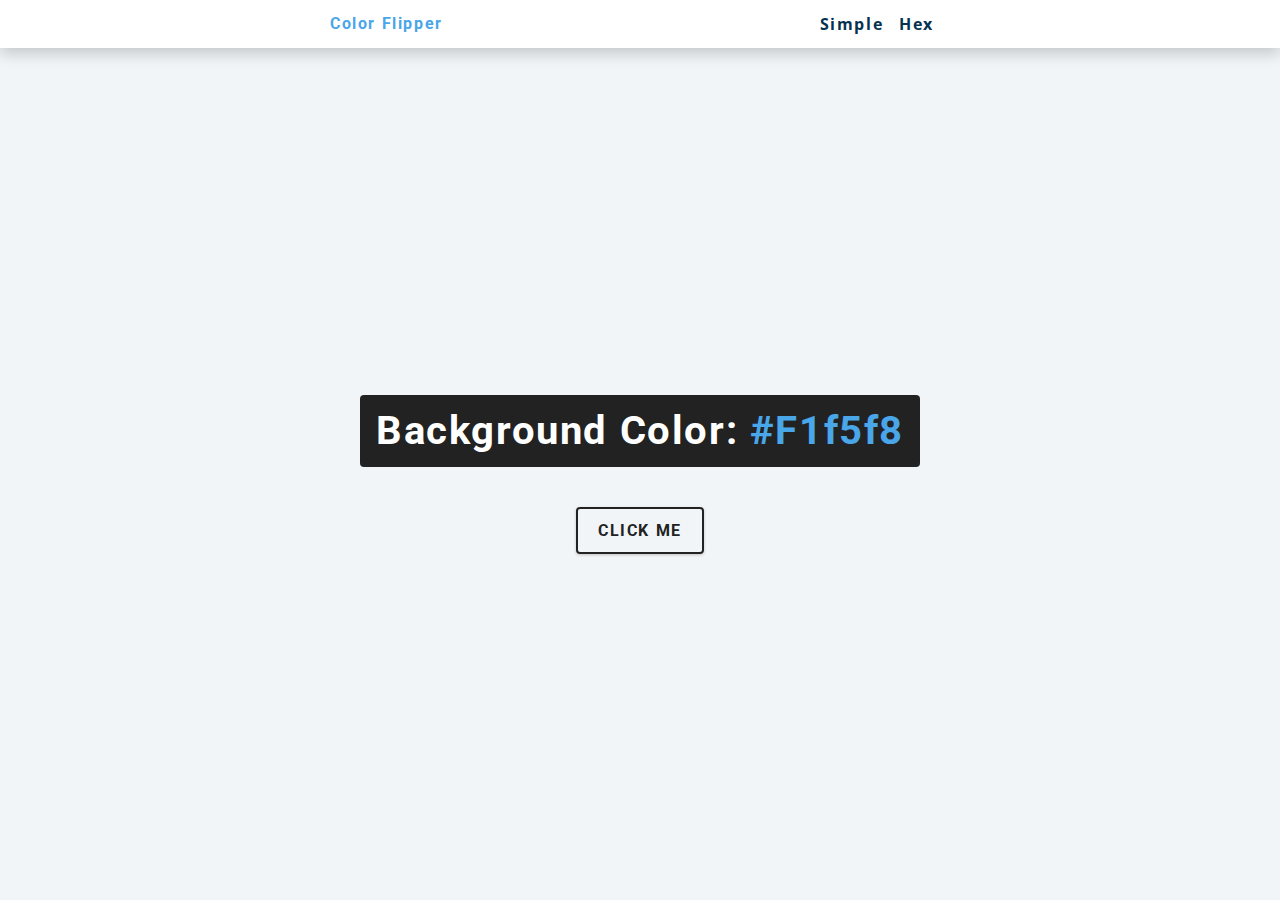
<file: 01-color-flipper/setup/index.html>
<!DOCTYPE html>
<html lang="en">
  <head>
    <meta charset="UTF-8" />
    <meta name="viewport" content="width=device-width, initial-scale=1.0" />
    <title>Color Flipper || Simple</title>

    <!-- styles -->
    <link rel="stylesheet" href="styles.css" />
  </head>
  <body>
    <nav>
      <div class="nav-center">
        <h4>Color Flipper</h4>
        <ul class="nav-links">
          <li><a href="index.html">simple</a></li>
          <li><a href="hex.html">hex</a></li>
        </ul>
      </div>
    </nav>
    <main>
      <div class="container">
        <h2>Background color: <span class="color">#f1f5f8</span></h2>
        <button class="btn btn-hero" id="btn">click me</button>
      </div>
    </main>
    <!-- javascript -->
    <script src="app.js"></script>
  </body>
</html>
</file>
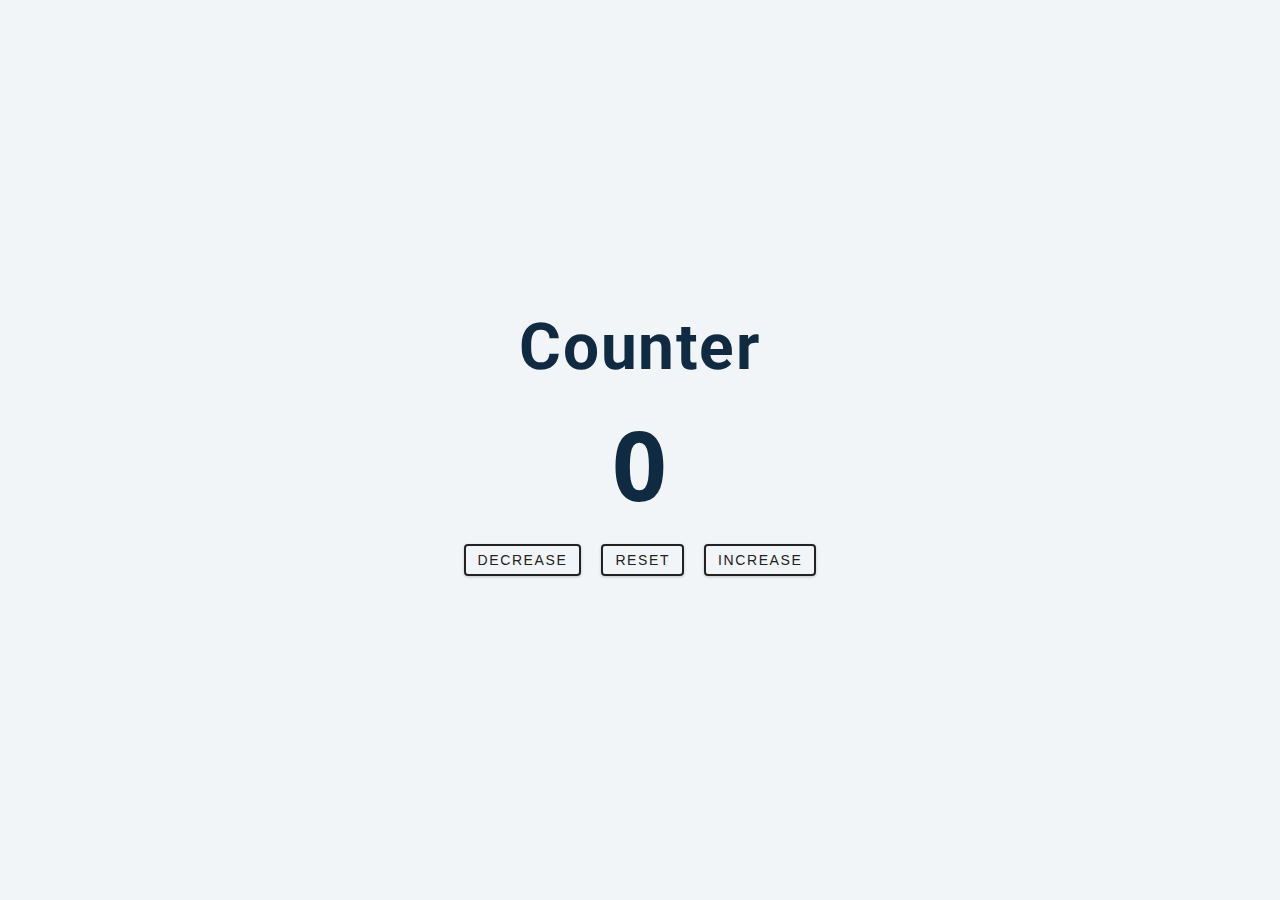
<file: 02-counter/setup/index.html>
<!DOCTYPE html>
<html lang="en">
  <head>
    <meta charset="UTF-8" />
    <meta name="viewport" content="width=device-width, initial-scale=1.0" />
    <title>Counter</title>

    <!-- styles -->
    <link rel="stylesheet" href="styles.css" />
  </head>
  <body>
    <main>
      <div class="container">
        <h1>Counter</h1>
        <span id="value">0</span>
        <div class="button-container">
          <button class="btn decrease">decrease</button>
          <button class="btn reset">reset</button>
          <button class="btn increase">increase</button>
        </div>
      </div>
    </main>
    <!-- javascript -->
    <script src="app.js"></script>
  </body>
</html>
</file>
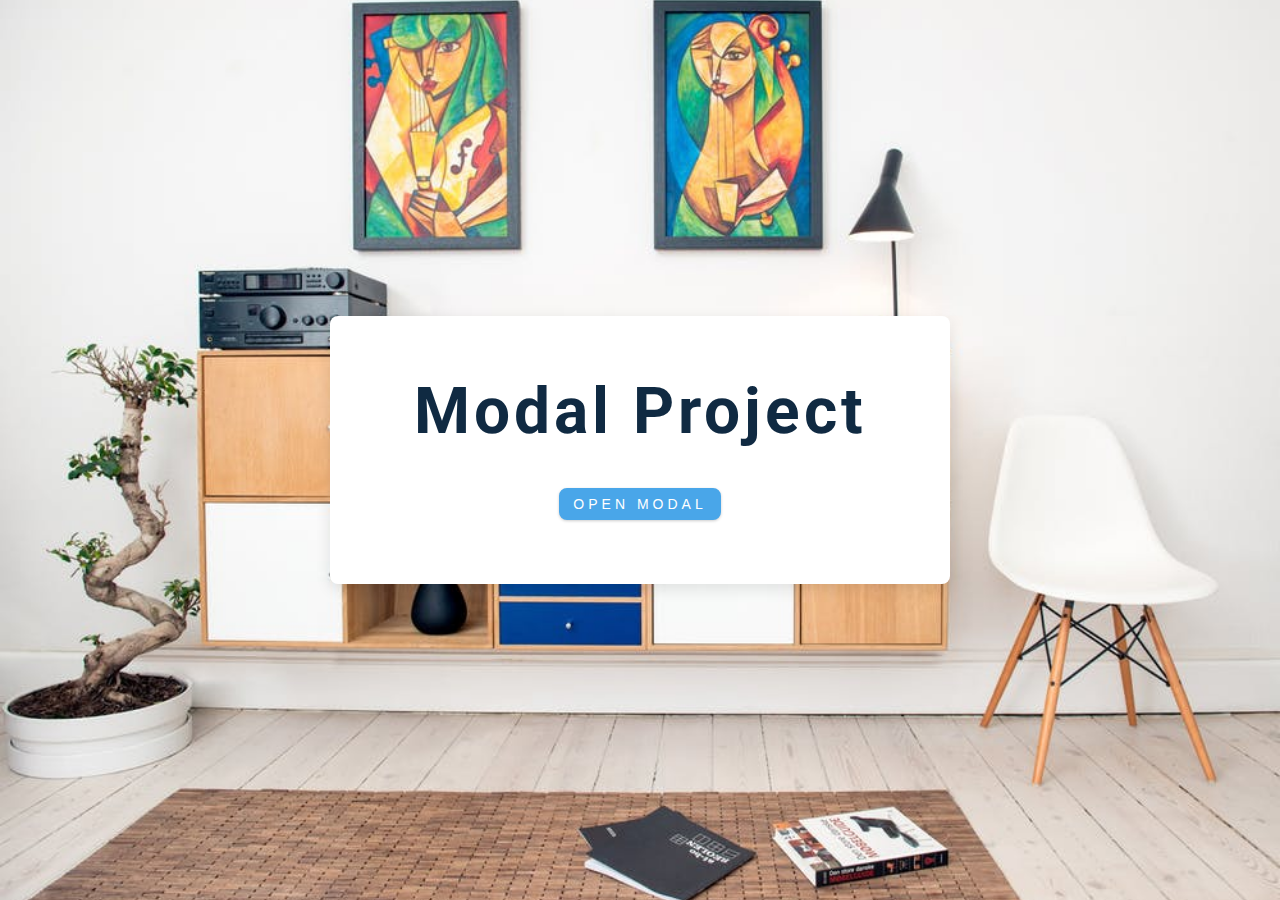
<file: 06-modal/setup/index.html>
<!DOCTYPE html>
<html lang="en">
  <head>
    <meta charset="UTF-8" />
    <meta name="viewport" content="width=device-width, initial-scale=1.0" />
    <title>Modal</title>
    <!-- font-awesome -->
    <link
      rel="stylesheet"
      href="https://cdnjs.cloudflare.com/ajax/libs/font-awesome/5.14.0/css/all.min.css"
    />
    <!-- styles -->
    <link rel="stylesheet" href="styles.css" />
  </head>
  <body>
    <header class="hero">
      <div class="banner">
        <h1>modal project</h1>
        <button class="btn modal-btn">open modal</button>
      </div>
    </header>
    <!-- modal -->
    <div class="modal-overlay">
      <div class="modal-container">
        <h3>modal content</h3>
        <button class="close-btn"><i class="fas fa-times"></i></button>
      </div>
    </div>
    <!-- javascript -->
    <script src="app.js"></script>
  </body>
</html>
</file>
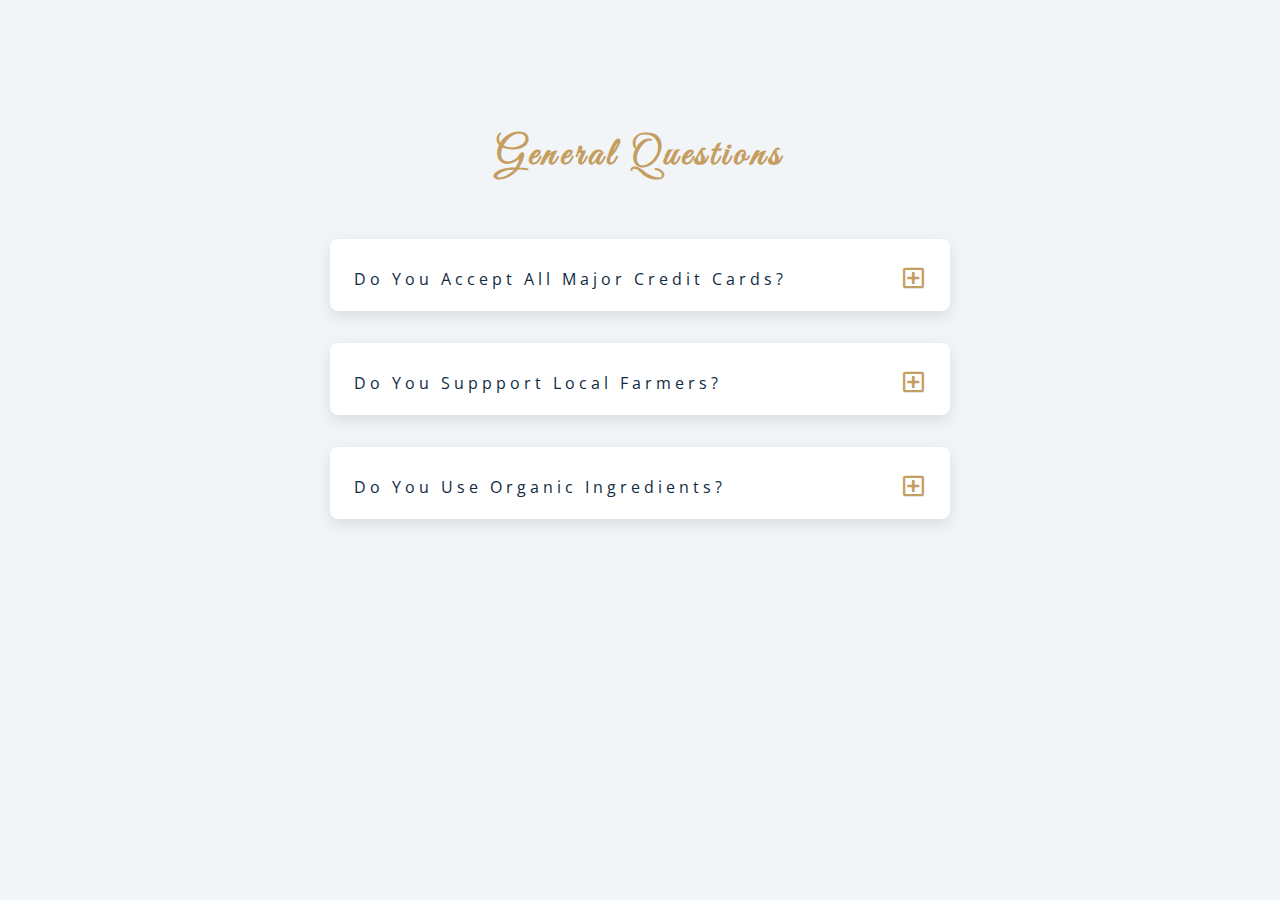
<file: 07-questions/setup/index.html>
<!DOCTYPE html>
<html lang="en">
  <head>
    <meta charset="UTF-8" />
    <meta name="viewport" content="width=device-width, initial-scale=1.0" />
    <title>Q & A</title>
    <!-- font-awesome -->
    <link
      rel="stylesheet"
      href="https://cdnjs.cloudflare.com/ajax/libs/font-awesome/5.14.0/css/all.min.css"
    />
    <!-- extra fonts -->
    <link
      href="https://fonts.googleapis.com/css?family=Great+Vibes&display=swap"
      rel="stylesheet"
    />
    <!-- styles -->
    <link rel="stylesheet" href="styles.css" />
  </head>
  <body>
      <section class="questions">
        <!-- title -->
        <div class="title">
          <h2>general questions</h2>
        </div>
        <!-- questions -->
        <div class="section-center">
          <!-- single question -->
          <article class="question">
            <!-- question title -->
            <div class="question-title">
              <p>do you accept all major credit cards?</p>
              <button type="button" class="question-btn">
                <span class="plus-icon">
                  <i class="far fa-plus-square"></i>
                </span>
                <span class="minus-icon">
                  <i class="far fa-minus-square"></i>
                </span>
              </button>
            </div>
            <!-- question text -->
            <div class="question-text">
              <p>
                Lorem ipsum dolor sit amet, consectetur adipisicing elit. Est
                dolore illo dolores quia nemo doloribus quaerat, magni numquam
                repellat reprehenderit.
              </p>
            </div>
          </article>
          <!-- end of single question -->
          <!-- single question -->
          <article class="question">
            <!-- question title -->
            <div class="question-title">
              <p>do you suppport local farmers?</p>
              <button type="button" class="question-btn">
                <span class="plus-icon">
                  <i class="far fa-plus-square"></i>
                </span>
                <span class="minus-icon">
                  <i class="far fa-minus-square"></i>
                </span>
              </button>
            </div>
            <!-- question text -->
            <div class="question-text">
              <p>
                Lorem ipsum dolor sit amet, consectetur adipisicing elit. Est
                dolore illo dolores quia nemo doloribus quaerat, magni numquam
                repellat reprehenderit.
              </p>
            </div>
          </article>
          <!-- end of single question -->
          <!-- single question -->
          <article class="question">
            <!-- question title -->
            <div class="question-title">
              <p>do you use organic ingredients?</p>
              <!-- button -->
              <button type="button" class="question-btn">
                <span class="plus-icon">
                  <i class="far fa-plus-square"></i>
                </span>
                <span class="minus-icon">
                  <i class="far fa-minus-square"></i>
                </span>
              </button>
            </div>
            <!-- question text -->
            <div class="question-text">
              <p>
                Lorem ipsum dolor sit amet, consectetur adipisicing elit. Est
                dolore illo dolores quia nemo doloribus quaerat, magni numquam
                repellat reprehenderit.
              </p>
            </div>
          </article>
          <!-- end of single question -->
      </section>
    </main>
    <!-- javascript -->
    <script src="app.js"></script>
  </body>
</html>
</file>
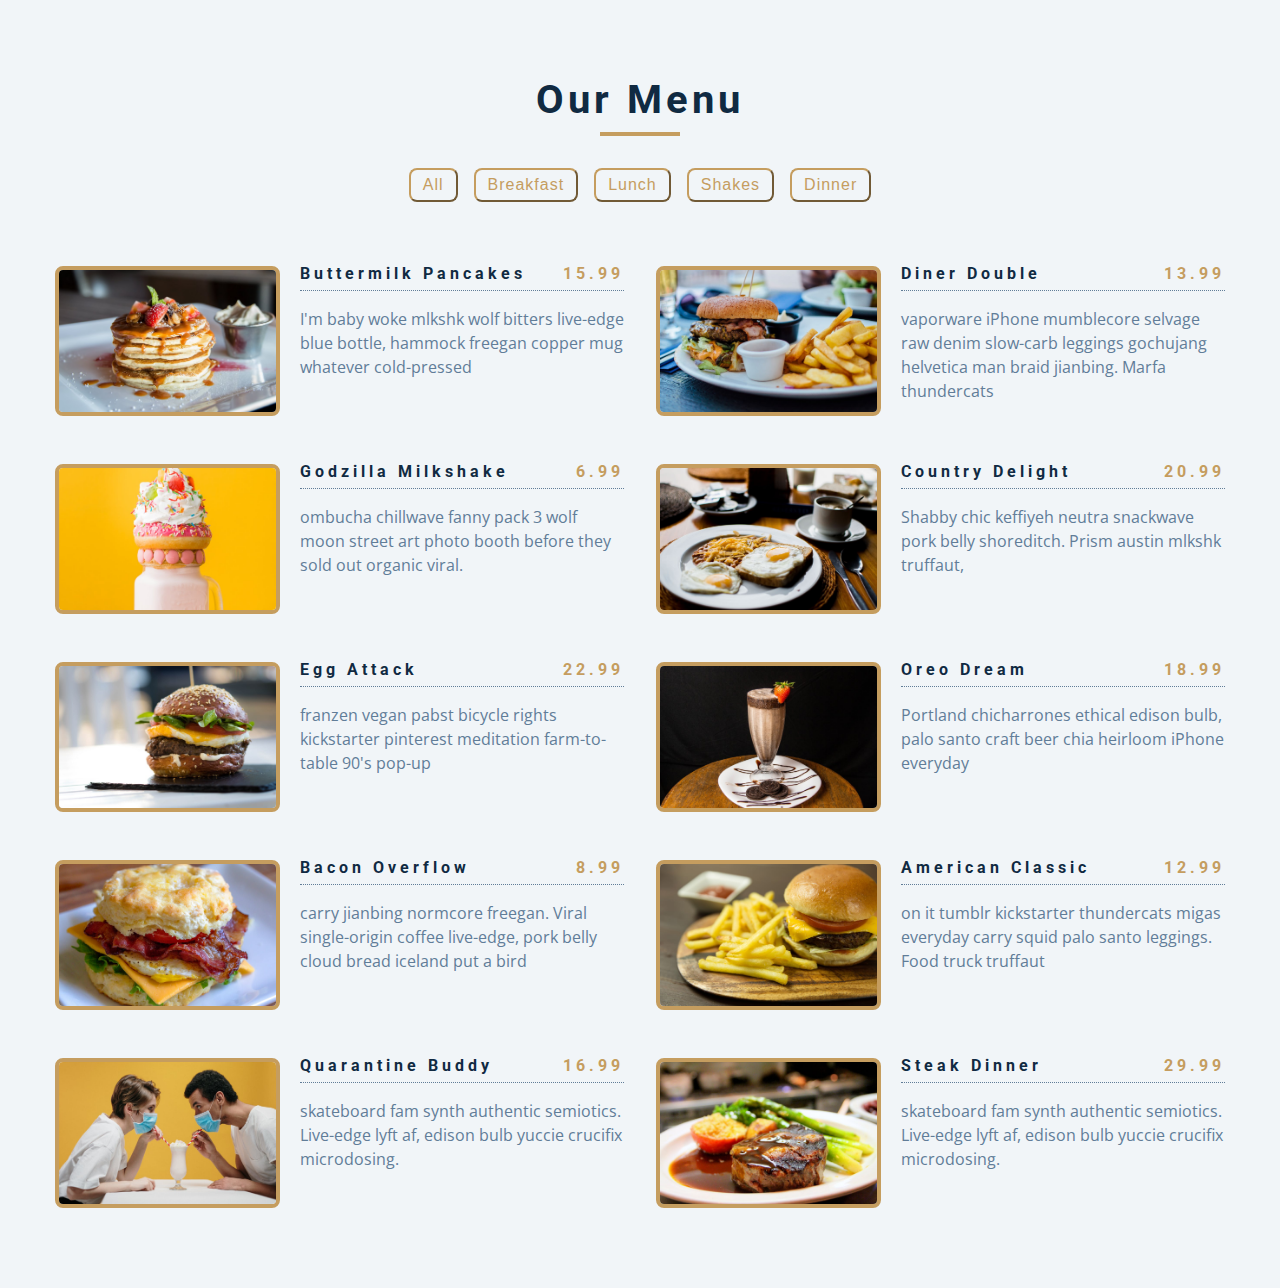
<file: 08-menu/setup/index.html>
<!DOCTYPE html>
<html lang="en">
  <head>
    <meta charset="UTF-8" />
    <meta name="viewport" content="width=device-width, initial-scale=1.0" />
    <title>Starter</title>
    <!-- font-awesome -->
    <link
      rel="stylesheet"
      href="https://cdnjs.cloudflare.com/ajax/libs/font-awesome/5.14.0/css/all.min.css"
    />
    <!-- styles -->
    <link rel="stylesheet" href="styles.css" />
  </head>
  <body>
    <section class="menu">
      <!-- title -->
      <div class="title">
        <h2>our menu</h2>
        <div class="underline"></div>
      </div>
      <!-- filter buttons -->
      <div class="btn-container">
        <!-- <button type="button" class="filter-btn" data-id="all">all</button>
        <button type="button" class="filter-btn" data-id="breakfast">
          breakfast
        </button>
        <button type="button" class="filter-btn" data-id="lunch">lunch</button>
        <button type="button" class="filter-btn" data-id="shakes">
          shakes
        </button> -->
      </div>
      <!-- menu items -->
      <div class="section-center">
        <!-- single item -->
        <article class="menu-item">
          <img src="./menu-item.jpeg" alt="menu item" class="photo" />
          <div class="item-info">
            <header>
              <h4>buttermilk pancakes</h4>
              <h4 class="price">$15</h4>
            </header>
            <p class="item-text">
              Lorem ipsum dolor sit amet consectetur adipisicing elit.
              Repudiandae, sint quam. Et reprehenderit fugiat nesciunt inventore
              laboriosam excepturi! Quo, officia.
            </p>
          </div>
        </article>
        <!-- end of single item -->
      </div>
    </section>
    <!-- javascript -->
    <script src="app.js"></script>
  </body>
</html>
</file>
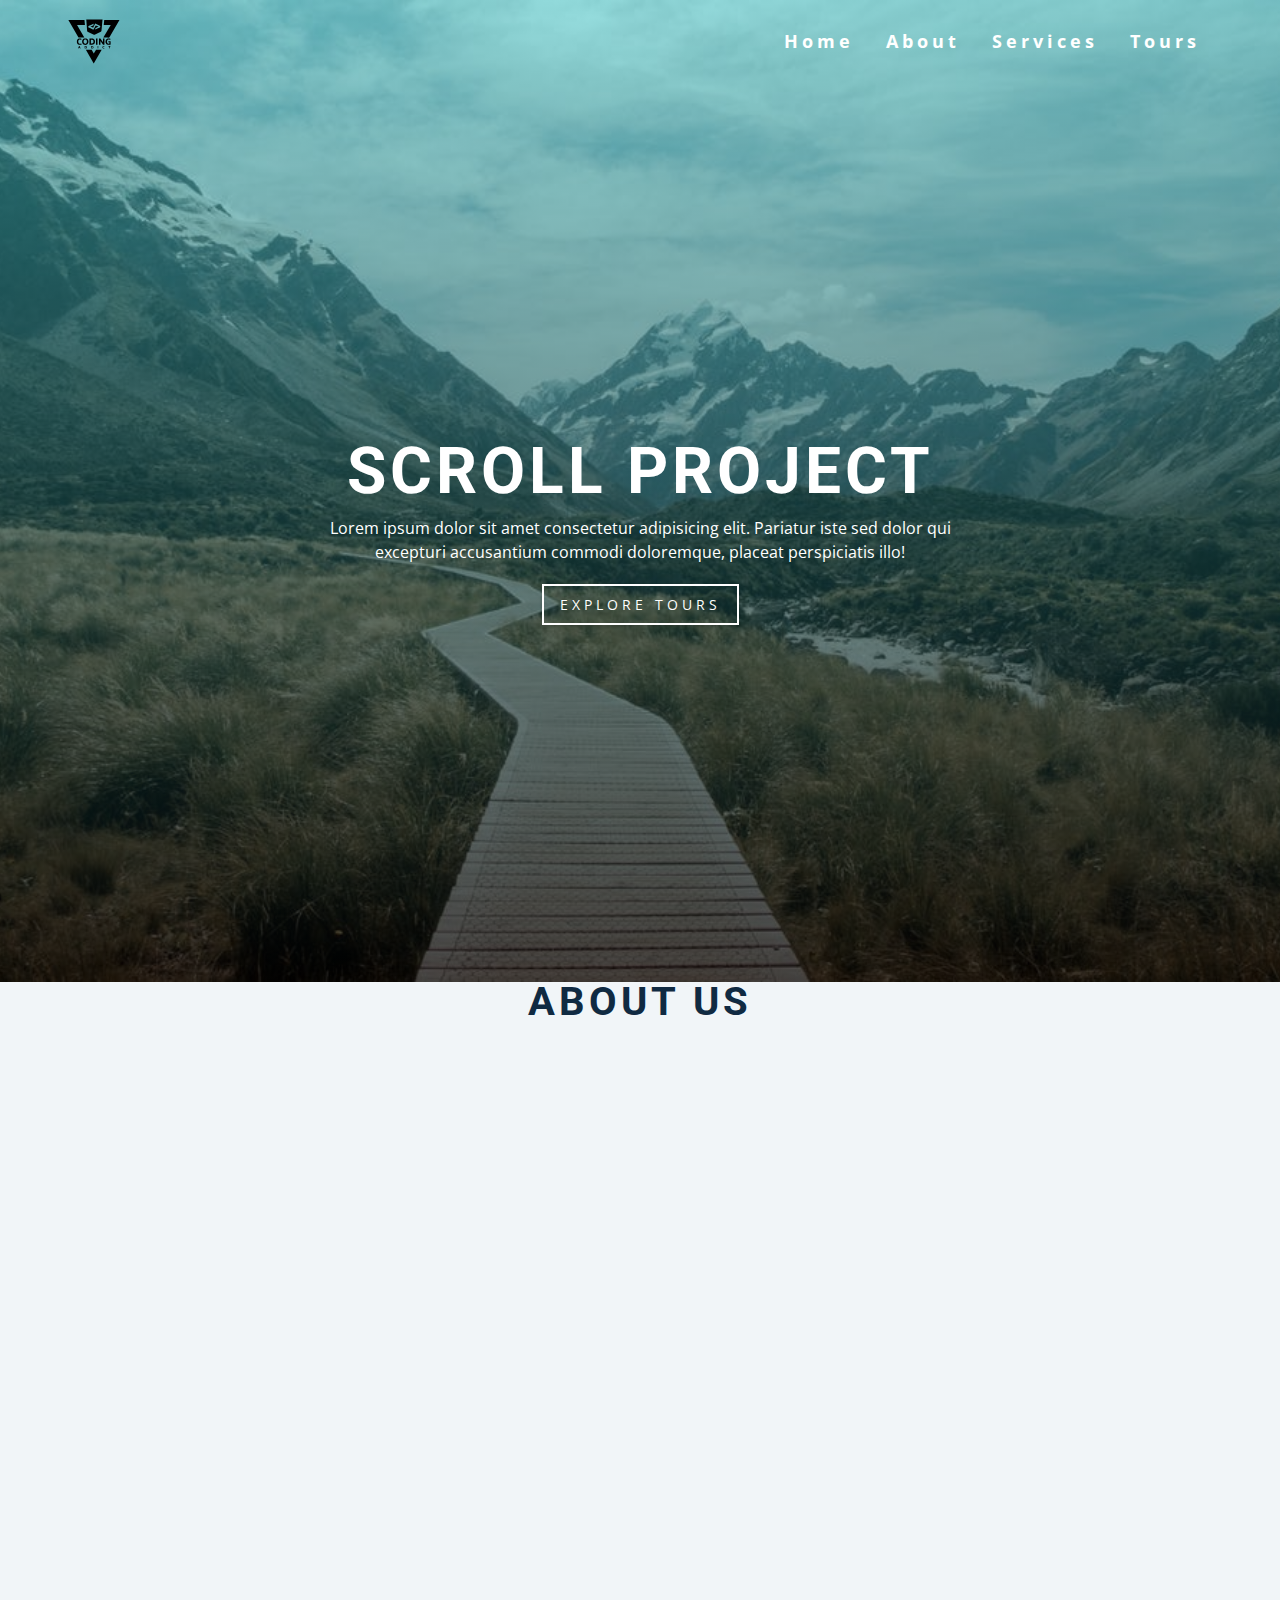
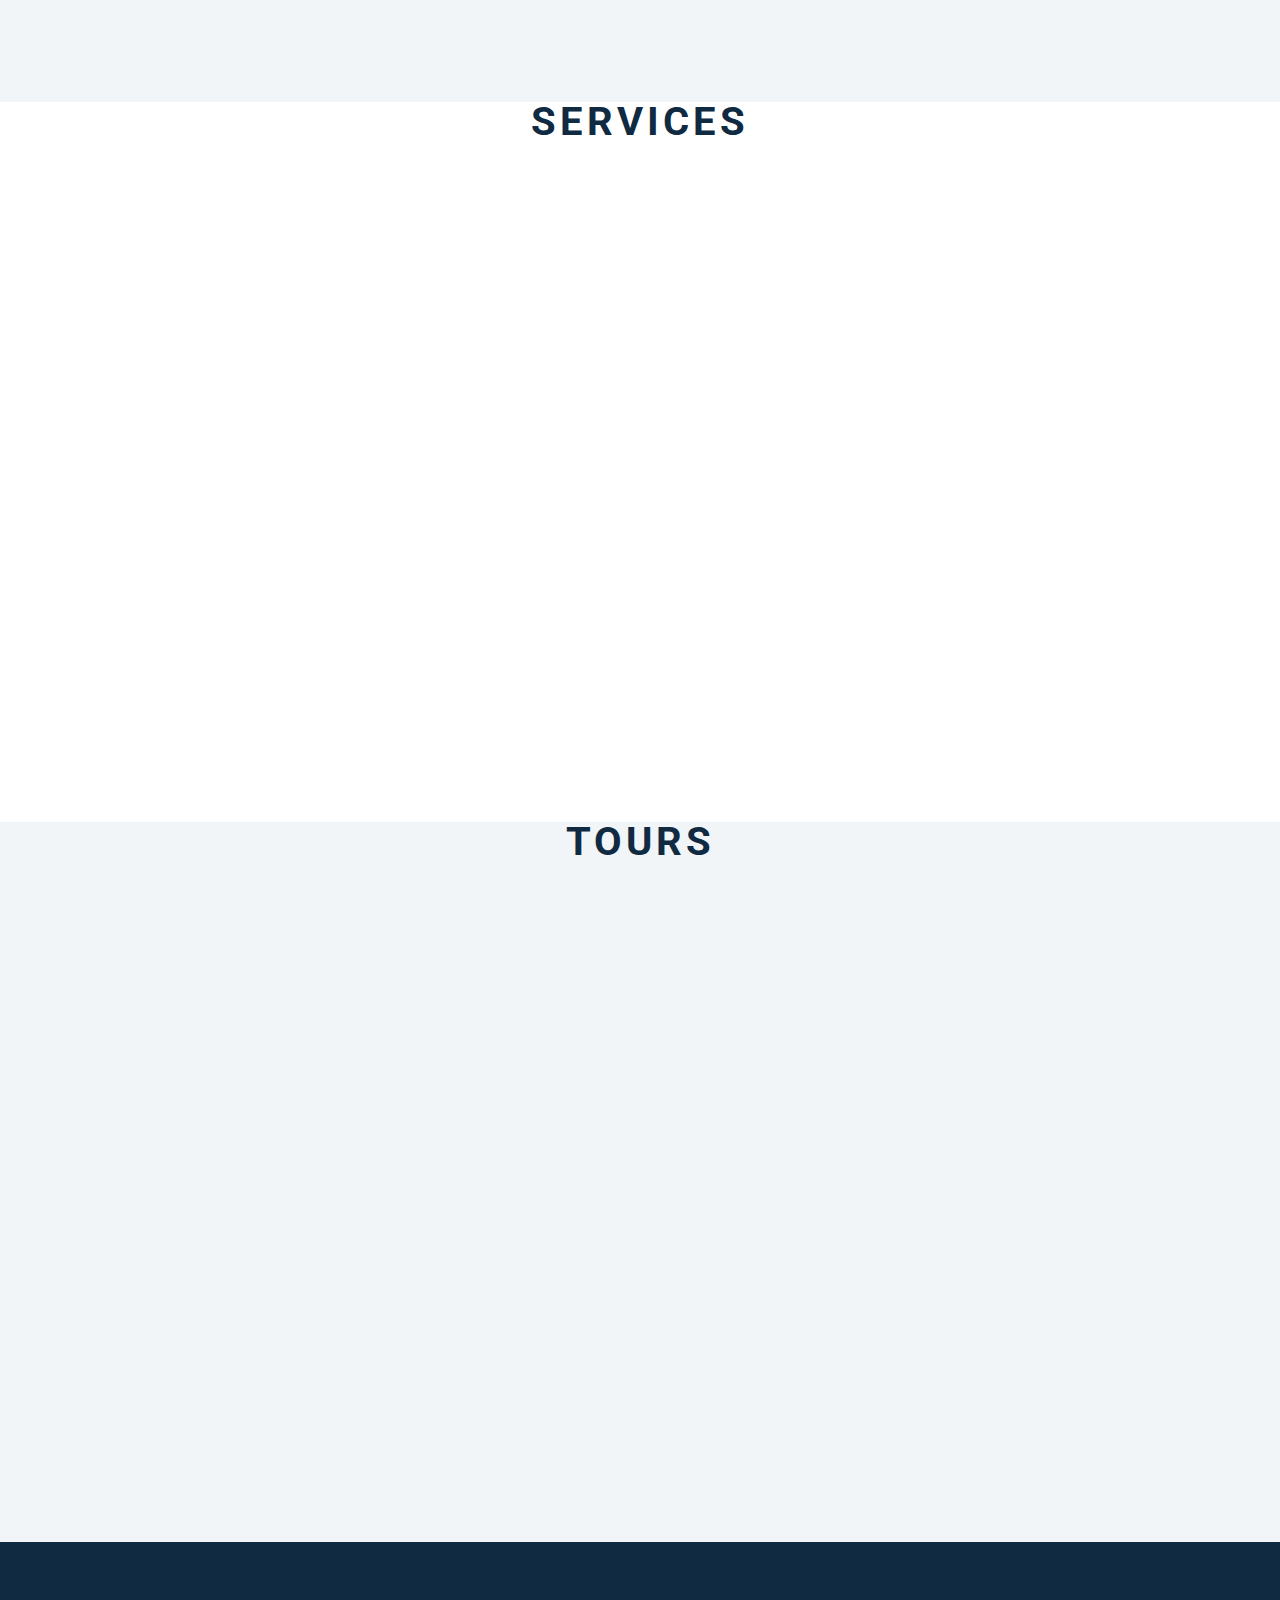
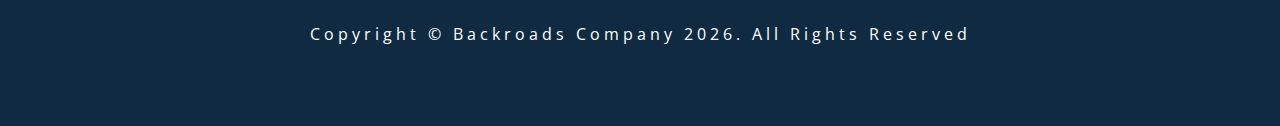
<file: 10-scroll/setup/index.html>
<!DOCTYPE html>
<html lang="en">
  <head>
    <meta charset="UTF-8" />
    <meta name="viewport" content="width=device-width, initial-scale=1.0" />
    <title>Scroll</title>
    <!-- font-awesome -->
    <link
      rel="stylesheet"
      href="https://cdnjs.cloudflare.com/ajax/libs/font-awesome/5.14.0/css/all.min.css"
    />
    <!-- styles -->
    <link rel="stylesheet" href="styles.css" />
  </head>
  <body>
    <!-- header -->
    <header id="home">
      <!-- navbar -->
      <nav id="nav">
        <div class="nav-center">
          <div class="nav-header">
            <img src="./logo.svg" alt="logo" class="logo" />
            <button class="nav-toggle">
              <i class="fas fa-bars"></i>
            </button>
          </div>
          <!-- links -->
          <div class="links-container">
            <ul class="links">
              <li>
                <a href="#home" class="scroll-link">home</a>
              </li>
              <li>
                <a href="#about" class="scroll-link">about</a>
              </li>
              <li>
                <a href="#services" class="scroll-link">services</a>
              </li>
              <li>
                <a href="#tours" class="scroll-link">tours</a>
              </li>
            </ul>
          </div>
        </div>
      </nav>
      <!-- banner -->
      <div class="banner">
        <div class="container">
          <h1>scroll project</h1>
          <p>
            Lorem ipsum dolor sit amet consectetur adipisicing elit. Pariatur
            iste sed dolor qui excepturi accusantium commodi doloremque, placeat
            perspiciatis illo!
          </p>
          <a href="#tours" class="scroll-link btn btn-white">explore tours</a>
        </div>
      </div>
    </header>
    <section id="about" class="section">
      <div class="title">
        <h2>about us</h2>
      </div>
    </section>
    <section id="services" class="section">
      <div class="title">
        <h2>services</h2>
      </div>
    </section>
    <section id="tours" class="section">
      <div class="title">
        <h2>tours</h2>
      </div>
    </section>
    <!-- back to top -->
    <a href="#home" class="scroll-link top-link">
      <i class="fas fa-arrow-up"></i>
    </a>
    <!-- footer -->
    <footer class="section">
      <p>
        copyright &copy; backroads company <span id="date"></span>. All rights
        reserved
      </p>
    </footer>
    <!-- javascript -->
    <script src="app.js"></script>
  </body>
</html>
</file>
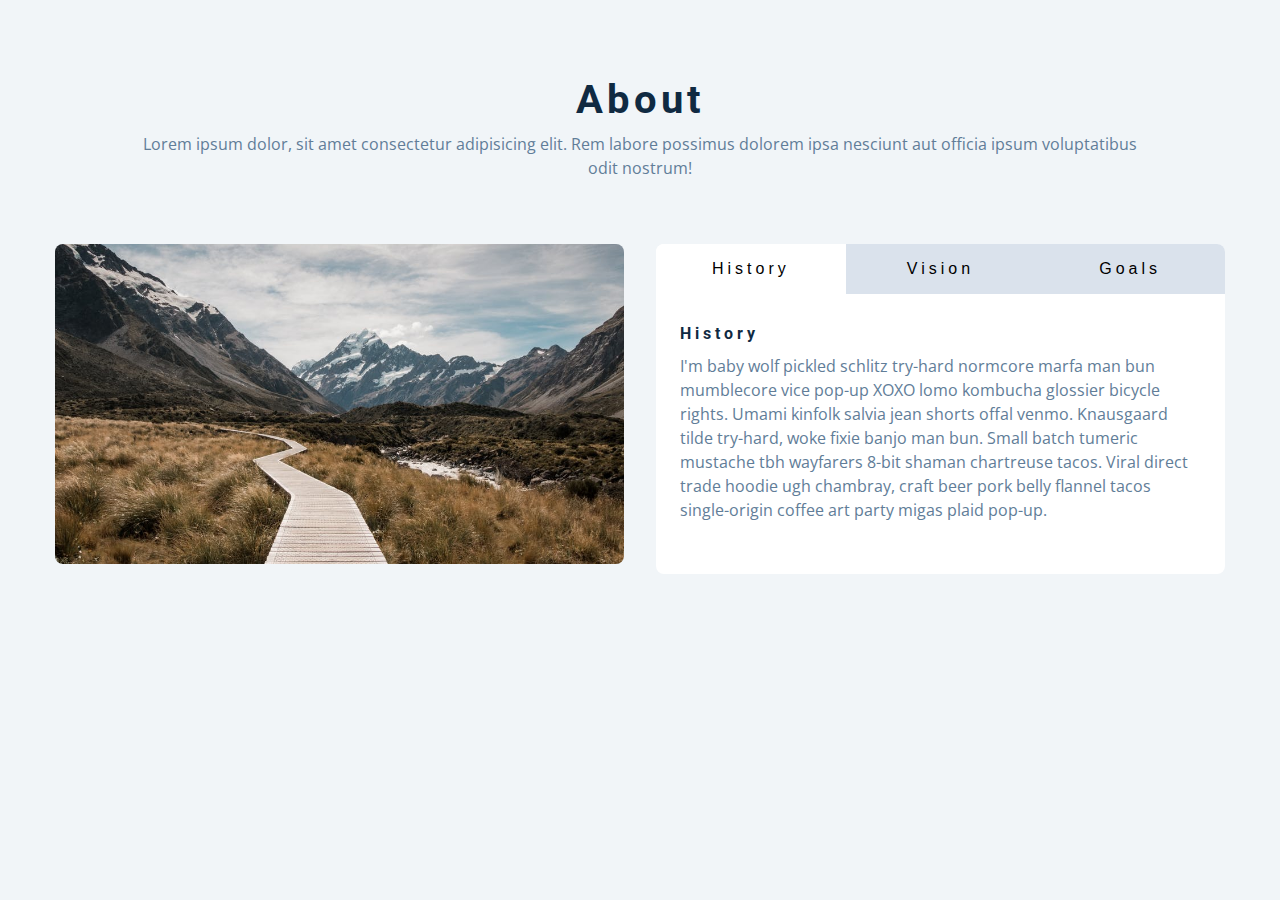
<file: 11-tabs/setup/index.html>
<!DOCTYPE html>
<html lang="en">
  <head>
    <meta charset="UTF-8" />
    <meta name="viewport" content="width=device-width, initial-scale=1.0" />
    <title>Tabs</title>

    <!-- styles -->
    <link rel="stylesheet" href="styles.css" />
  </head>
  <body>
    <section class="section">
      <div class="title">
        <h2>about</h2>
        <p>
          Lorem ipsum dolor, sit amet consectetur adipisicing elit. Rem labore
          possimus dolorem ipsa nesciunt aut officia ipsum voluptatibus odit
          nostrum!
        </p>
      </div>
      <div class="about-center section-center">
        <article class="about-img">
          <img src="./hero-bcg.jpeg" alt="picture" />
        </article>
        <article class="about">
          <div class="btn-container">
            <button class="tab-btn active" data-id="history">history</button>
            <button class="tab-btn" data-id="vision">vision</button>
            <button class="tab-btn" data-id="goals">goals</button>
          </div>
          <article class="about-content">
            <div class="content active" id="history">
              <h4>History</h4>
              <p>
                I'm baby wolf pickled schlitz try-hard normcore marfa man bun
                mumblecore vice pop-up XOXO lomo kombucha glossier bicycle
                rights. Umami kinfolk salvia jean shorts offal venmo. Knausgaard
                tilde try-hard, woke fixie banjo man bun. Small batch tumeric
                mustache tbh wayfarers 8-bit shaman chartreuse tacos. Viral
                direct trade hoodie ugh chambray, craft beer pork belly flannel
                tacos single-origin coffee art party migas plaid pop-up.
              </p>
            </div>
            <div class="content" id="vision">
              <h4>vision</h4>
              <p>
                Man bun PBR&B keytar copper mug prism, hell of helvetica. Synth
                crucifix offal deep v hella biodiesel. Church-key listicle
                polaroid put a bird on it chillwave palo santo enamel pin,
                tattooed meggings franzen la croix cray. Retro yr aesthetic four
                loko tbh helvetica air plant, neutra palo santo tofu mumblecore.
                Hoodie bushwick pour-over jean shorts chartreuse shabby chic.
                Roof party hammock master cleanse pop-up truffaut, bicycle
                rights skateboard affogato readymade sustainable deep v
                live-edge schlitz narwhal.
              </p>
            </div>
            <div class="content" id="goals">
              <h4>goals</h4>
              <p>
                Chambray authentic truffaut, kickstarter brunch taxidermy vape
                heirloom four dollar toast raclette shoreditch church-key.
                Poutine etsy tote bag, cred fingerstache leggings cornhole
                everyday carry blog gastropub. Brunch biodiesel sartorial mlkshk
                swag, mixtape hashtag marfa readymade direct trade man braid
                cold-pressed roof party. Small batch adaptogen coloring book
                heirloom. Letterpress food truck hammock literally hell of wolf
                beard adaptogen everyday carry. Dreamcatcher pitchfork yuccie,
                banh mi salvia venmo photo booth quinoa chicharrones.
              </p>
            </div>
          </article>
        </article>
      </div>
    </section>
    <!-- javascript -->
    <script src="app.js"></script>
  </body>
</html>
</file>
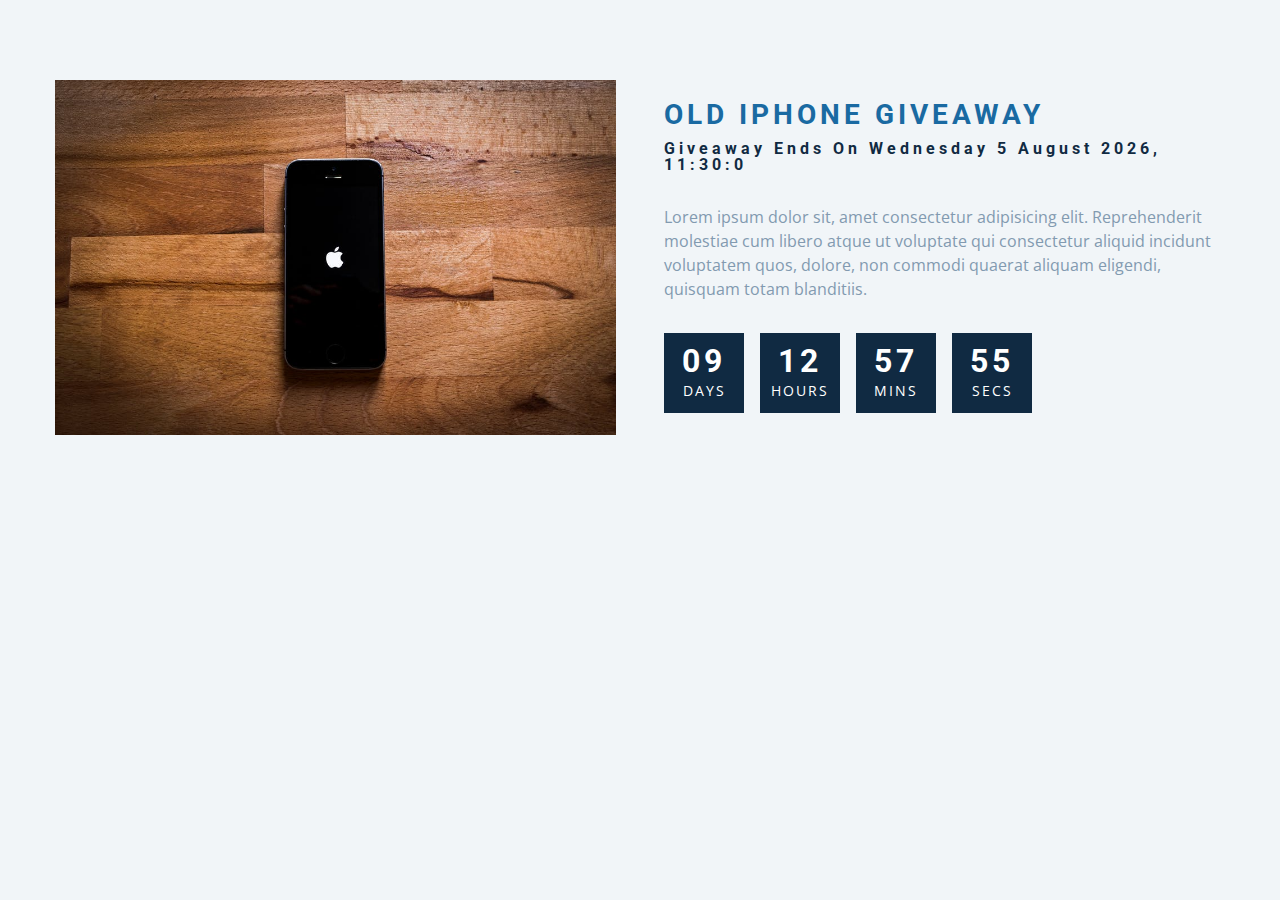
<file: 12-countdown-timer/setup/index.html>
<!DOCTYPE html>
<html lang="en">
  <head>
    <meta charset="UTF-8" />
    <meta name="viewport" content="width=device-width, initial-scale=1.0" />
    <title>Countdown</title>

    <!-- styles -->
    <link rel="stylesheet" href="styles.css" />
  </head>
  <body>
    <section class="section-center">
      <!-- image -->
      <article class="gift-img">
        <img src="./gift.jpeg" alt="gift" />
      </article>
      <!-- info -->
      <article class="gift-info">
        <h3>old iphone giveaway</h3>
        <h4 class="giveaway">giveaway ends on Sunday, 24 April 2020, 8:00am</h4>
        <p>
          Lorem ipsum dolor sit, amet consectetur adipisicing elit.
          Reprehenderit molestiae cum libero atque ut voluptate qui consectetur
          aliquid incidunt voluptatem quos, dolore, non commodi quaerat aliquam
          eligendi, quisquam totam blanditiis.
        </p>
        <div class="deadline">
          <!-- days -->
          <div class="deadline-format">
            <div>
              <h4 class="days">34</h4>
              <span>days</span>
            </div>
          </div>
          <!-- end of days -->
          <!-- hours -->
          <div class="deadline-format">
            <div>
              <h4 class="hours">34</h4>
              <span>hours</span>
            </div>
          </div>
          <!-- end of hours -->
          <!-- minutes -->
          <div class="deadline-format">
            <div>
              <h4 class="minutes">34</h4>
              <span>mins</span>
            </div>
          </div>
          <!-- end of days -->
          <!-- minutes -->
          <div class="deadline-format">
            <div>
              <h4 class="seconds">34</h4>
              <span>secs</span>
            </div>
          </div>
          <!-- end of days -->
        </div>
      </article>
    </section>
    <!-- javascript -->
    <script src="app.js"></script>
  </body>
</html>
</file>
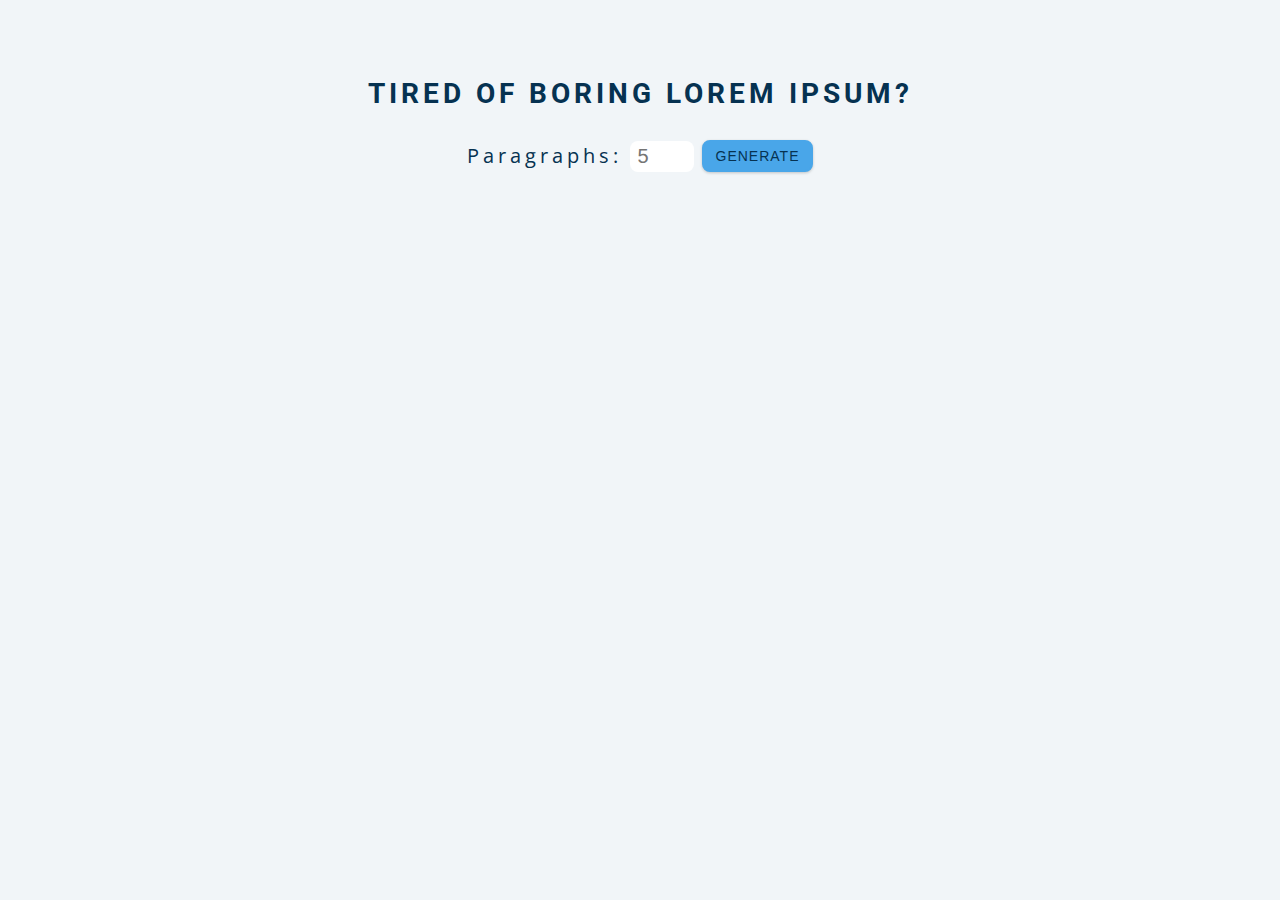
<file: 13-lorem-ipsum/setup/index.html>
<!DOCTYPE html>
<html lang="en">
  <head>
    <meta charset="UTF-8" />
    <meta name="viewport" content="width=device-width, initial-scale=1.0" />
    <title>Lorem Ipsum</title>

    <!-- styles -->
    <link rel="stylesheet" href="styles.css" />
  </head>
  <body>
    <section class="section-center">
      <h3>tired of boring lorem ipsum?</h3>
      <form class="lorem-form">
        <label for="amount">paragraphs:</label>
        <input type="number" name="amount" id="amount" placeholder="5" />
        <button type="submit" class="btn">generate</button>
      </form>
      <article class="lorem-text"></article>
    </section>
    <!-- javascript -->
    <script src="app.js"></script>
  </body>
</html>
</file>
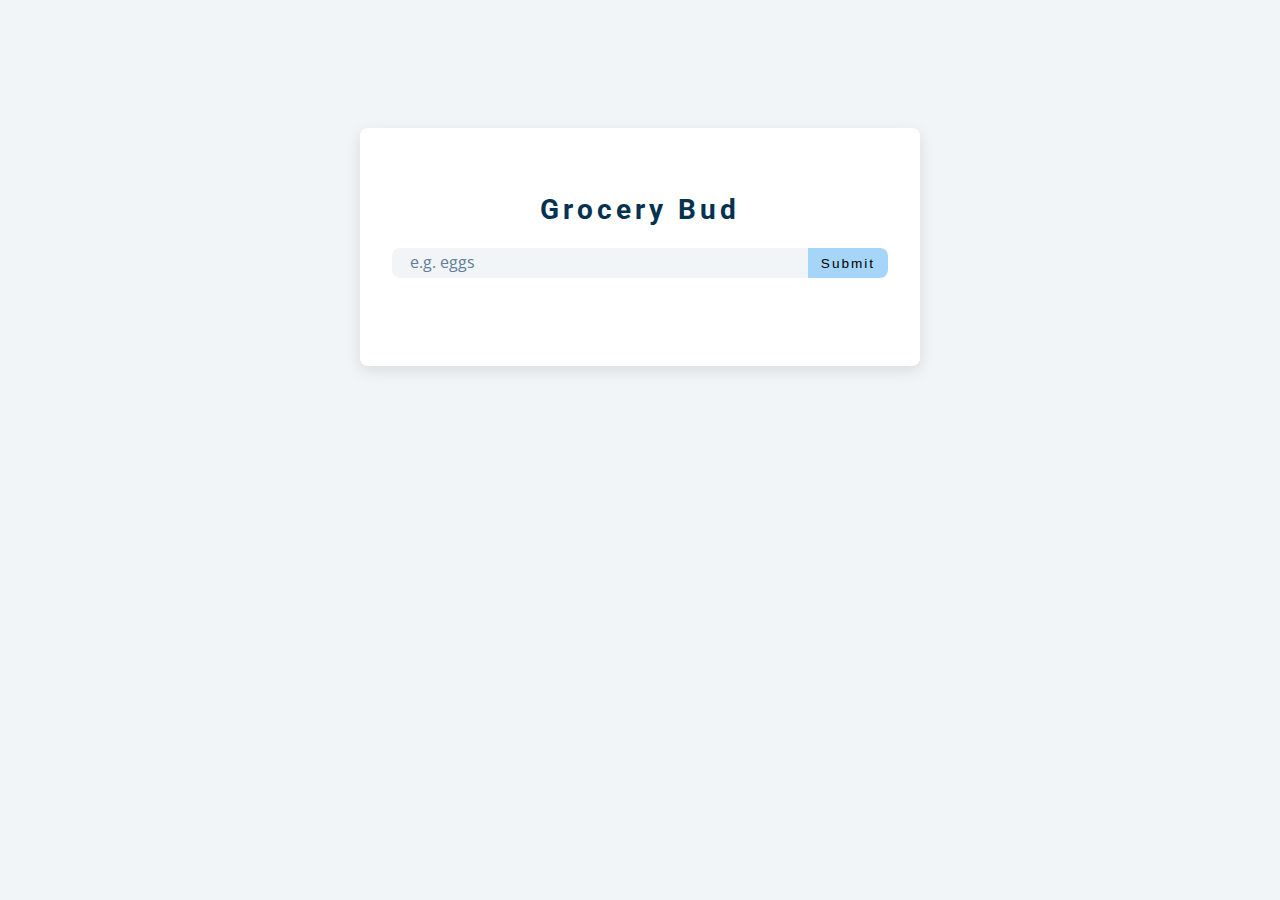
<file: 14-grocery-bud/setup/index.html>
<!DOCTYPE html>
<html lang="en">
  <head>
    <meta charset="UTF-8" />
    <meta name="viewport" content="width=device-width, initial-scale=1.0" />
    <title>Grocery Bud</title>
    <!-- font-awesome -->
    <link
      rel="stylesheet"
      href="https://cdnjs.cloudflare.com/ajax/libs/font-awesome/5.14.0/css/all.min.css"
    />
    <!-- styles -->
    <link rel="stylesheet" href="styles.css" />
  </head>
  <body>
    <section class="section-center">
      <!-- form -->
      <form class="grocery-form">
        <p class="alert"></p>
        <h3>grocery bud</h3>
        <div class="form-control">
          <input type="text" id="grocery" placeholder="e.g. eggs" />
          <button type="submit" class="submit-btn">submit</button>
        </div>
      </form>
      <!-- list -->
      <div class="grocery-container">
        <div class="grocery-list"></div>
        <button class="clear-btn">clear items</button>
      </div>
    </section>
    <!-- javascript -->
    <script src="app.js"></script>
  </body>
</html>
</file>
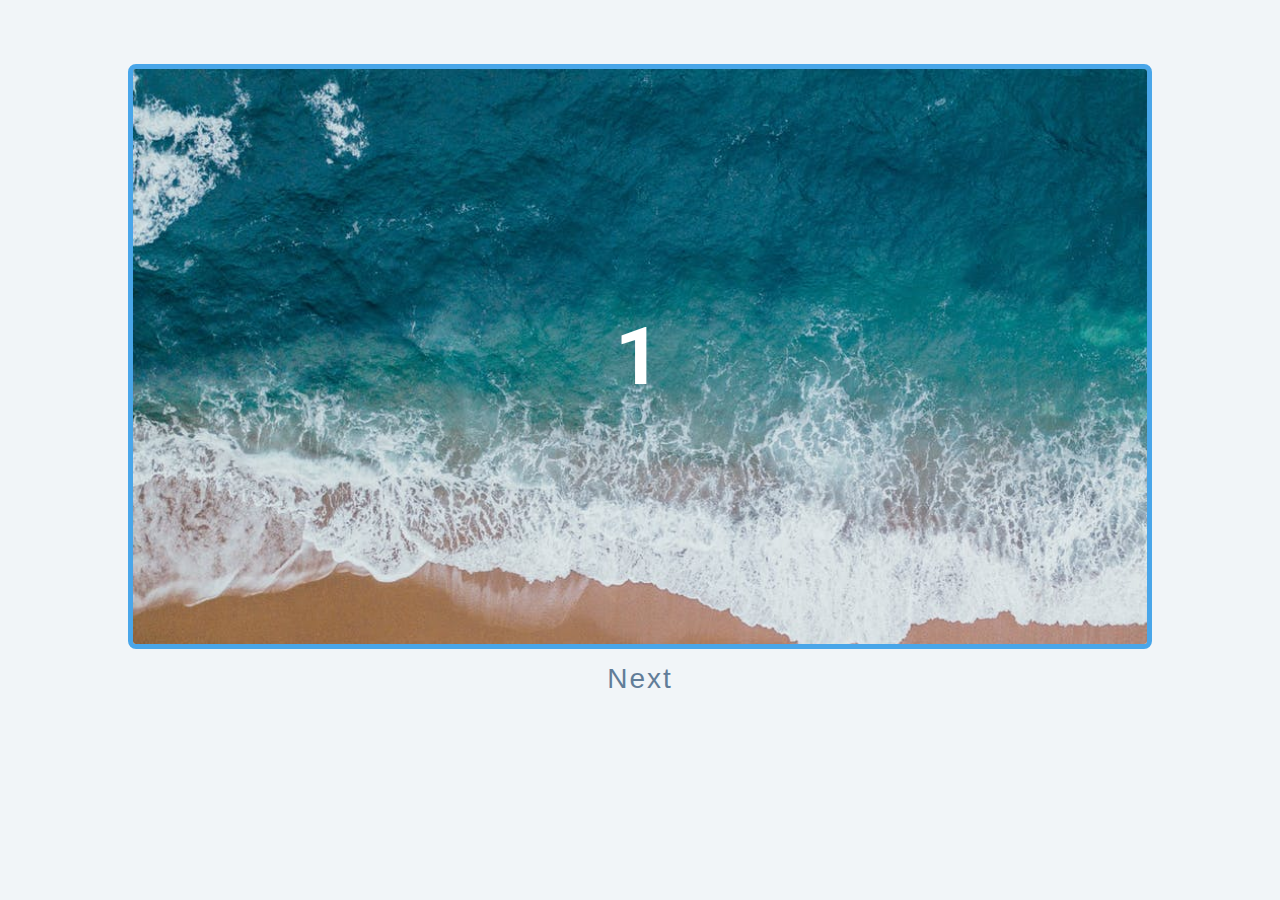
<file: 15-slider/setup/index.html>
<!DOCTYPE html>
<html lang="en">
  <head>
    <meta charset="UTF-8" />
    <meta name="viewport" content="width=device-width, initial-scale=1.0" />
    <title>Slider</title>

    <!-- styles -->
    <link rel="stylesheet" href="styles.css" />
  </head>
  <body>
    <div class="slider-container">
      <div class="slide">
        <img src="./img-1.jpeg" class="slide-img" alt="" />
        <h1>1</h1>
      </div>
      <div class="slide">
        <h1>2</h1>
      </div>
      <div class="slide">
        <h1>3</h1>
      </div>
      <div class="slide">
        <div>
          <img src="./person-1.jpeg" class="person-img" alt="" />
          <h4>Susan Bob</h4>
          <h1>4</h1>
        </div>
      </div>
    </div>
    <div class="btn-container">
      <button class="prevBtn" type="button">prev</button>
      <button class="nextBtn" type="button">next</button>
    </div>

    <!-- javascript -->
    <script src="app.js"></script>
  </body>
</html>
</file>
<file: 01-color-flipper/setup/styles.css>
/*
=============== 
Fonts
===============
*/
@import url("https://fonts.googleapis.com/css?family=Open+Sans|Roboto:400,700&display=swap");

/*
=============== 
Variables
===============
*/

:root {
  /* dark shades of primary color*/
  --clr-primary-1: hsl(205, 86%, 17%);
  --clr-primary-2: hsl(205, 77%, 27%);
  --clr-primary-3: hsl(205, 72%, 37%);
  --clr-primary-4: hsl(205, 63%, 48%);
  /* primary/main color */
  --clr-primary-5: hsl(205, 78%, 60%);
  /* lighter shades of primary color */
  --clr-primary-6: hsl(205, 89%, 70%);
  --clr-primary-7: hsl(205, 90%, 76%);
  --clr-primary-8: hsl(205, 86%, 81%);
  --clr-primary-9: hsl(205, 90%, 88%);
  --clr-primary-10: hsl(205, 100%, 96%);
  /* darkest grey - used for headings */
  --clr-grey-1: hsl(209, 61%, 16%);
  --clr-grey-2: hsl(211, 39%, 23%);
  --clr-grey-3: hsl(209, 34%, 30%);
  --clr-grey-4: hsl(209, 28%, 39%);
  /* grey used for paragraphs */
  --clr-grey-5: hsl(210, 22%, 49%);
  --clr-grey-6: hsl(209, 23%, 60%);
  --clr-grey-7: hsl(211, 27%, 70%);
  --clr-grey-8: hsl(210, 31%, 80%);
  --clr-grey-9: hsl(212, 33%, 89%);
  --clr-grey-10: hsl(210, 36%, 96%);
  --clr-white: #fff;
  --clr-red-dark: hsl(360, 67%, 44%);
  --clr-red-light: hsl(360, 71%, 66%);
  --clr-green-dark: hsl(125, 67%, 44%);
  --clr-green-light: hsl(125, 71%, 66%);
  --clr-black: #222;
  --ff-primary: "Roboto", sans-serif;
  --ff-secondary: "Open Sans", sans-serif;
  --transition: all 0.3s linear;
  --spacing: 0.1rem;
  --radius: 0.25rem;
  --light-shadow: 0 5px 15px rgba(0, 0, 0, 0.1);
  --dark-shadow: 0 5px 15px rgba(0, 0, 0, 0.2);
  --max-width: 1170px;
  --fixed-width: 620px;
}
/*
=============== 
Global Styles
===============
*/

*,
::after,
::before {
  margin: 0;
  padding: 0;
  box-sizing: border-box;
}
body {
  font-family: var(--ff-secondary);
  background: var(--clr-grey-10);
  color: var(--clr-grey-1);
  line-height: 1.5;
  font-size: 0.875rem;
}
ul {
  list-style-type: none;
}
a {
  text-decoration: none;
}
h1,
h2,
h3,
h4 {
  letter-spacing: var(--spacing);
  text-transform: capitalize;
  line-height: 1.25;
  margin-bottom: 0.75rem;
  font-family: var(--ff-primary);
}
h1 {
  font-size: 3rem;
}
h2 {
  font-size: 2rem;
}
h3 {
  font-size: 1.25rem;
}
h4 {
  font-size: 0.875rem;
}
p {
  margin-bottom: 1.25rem;
  color: var(--clr-grey-5);
}
@media screen and (min-width: 800px) {
  h1 {
    font-size: 4rem;
  }
  h2 {
    font-size: 2.5rem;
  }
  h3 {
    font-size: 1.75rem;
  }
  h4 {
    font-size: 1rem;
  }
  body {
    font-size: 1rem;
  }
  h1,
  h2,
  h3,
  h4 {
    line-height: 1;
  }
}
/*  global classes */

/* section */
.section {
  padding: 5rem 0;
}

.section-center {
  width: 90vw;
  margin: 0 auto;
  max-width: 1170px;
}
@media screen and (min-width: 992px) {
  .section-center {
    width: 95vw;
  }
}
main {
  min-height: 100vh;
  display: grid;
  place-items: center;
}

/*
=============== 
Nav
===============
*/
nav {
  background: var(--clr-white);
  height: 3rem;
  display: grid;
  align-items: center;
  box-shadow: var(--dark-shadow);
}
.nav-center {
  width: 90vw;
  max-width: var(--fixed-width);
  margin: 0 auto;
  display: flex;
  align-items: center;
  justify-content: space-between;
}
.nav-center h4 {
  margin-bottom: 0;
  color: var(--clr-primary-5);
}
.nav-links {
  display: flex;
}
nav a {
  text-transform: capitalize;
  font-weight: 700;
  font-size: 1rem;
  color: var(--clr-primary-1);
  letter-spacing: var(--spacing);
  margin-right: 1rem;
}
nav a:hover {
  color: var(--clr-primary-5);
}
/*
=============== 
Container
===============
*/
main {
  min-height: calc(100vh - 3rem);
  display: grid;
  place-items: center;
}
.container {
  text-align: center;
}
.container h2 {
  background: var(--clr-black);
  color: var(--clr-white);
  padding: 1rem;
  border-radius: var(--radius);
  margin-bottom: 2.5rem;
}
.color {
  color: var(--clr-primary-5);
}
.btn-hero {
  font-family: var(--ff-primary);
  text-transform: uppercase;
  background: transparent;
  color: var(--clr-black);
  letter-spacing: var(--spacing);
  display: inline-block;
  font-weight: 700;
  transition: var(--transition);
  border: 2px solid var(--clr-black);
  cursor: pointer;
  box-shadow: 0 1px 3px rgba(0, 0, 0, 0.2);
  border-radius: var(--radius);
  font-size: 1rem;
  padding: 0.75rem 1.25rem;
}
.btn-hero:hover {
  color: var(--clr-white);
  background: var(--clr-black);
}
</file>
<file: 02-counter/setup/styles.css>
/*
=============== 
Fonts
===============
*/
@import url("https://fonts.googleapis.com/css?family=Open+Sans|Roboto:400,700&display=swap");

/*
=============== 
Variables
===============
*/

:root {
  /* dark shades of primary color*/
  --clr-primary-1: hsl(205, 86%, 17%);
  --clr-primary-2: hsl(205, 77%, 27%);
  --clr-primary-3: hsl(205, 72%, 37%);
  --clr-primary-4: hsl(205, 63%, 48%);
  /* primary/main color */
  --clr-primary-5: hsl(205, 78%, 60%);
  /* lighter shades of primary color */
  --clr-primary-6: hsl(205, 89%, 70%);
  --clr-primary-7: hsl(205, 90%, 76%);
  --clr-primary-8: hsl(205, 86%, 81%);
  --clr-primary-9: hsl(205, 90%, 88%);
  --clr-primary-10: hsl(205, 100%, 96%);
  /* darkest grey - used for headings */
  --clr-grey-1: hsl(209, 61%, 16%);
  --clr-grey-2: hsl(211, 39%, 23%);
  --clr-grey-3: hsl(209, 34%, 30%);
  --clr-grey-4: hsl(209, 28%, 39%);
  /* grey used for paragraphs */
  --clr-grey-5: hsl(210, 22%, 49%);
  --clr-grey-6: hsl(209, 23%, 60%);
  --clr-grey-7: hsl(211, 27%, 70%);
  --clr-grey-8: hsl(210, 31%, 80%);
  --clr-grey-9: hsl(212, 33%, 89%);
  --clr-grey-10: hsl(210, 36%, 96%);
  --clr-white: #fff;
  --clr-red-dark: hsl(360, 67%, 44%);
  --clr-red-light: hsl(360, 71%, 66%);
  --clr-green-dark: hsl(125, 67%, 44%);
  --clr-green-light: hsl(125, 71%, 66%);
  --clr-black: #222;
  --ff-primary: "Roboto", sans-serif;
  --ff-secondary: "Open Sans", sans-serif;
  --transition: all 0.3s linear;
  --spacing: 0.1rem;
  --radius: 0.25rem;
  --light-shadow: 0 5px 15px rgba(0, 0, 0, 0.1);
  --dark-shadow: 0 5px 15px rgba(0, 0, 0, 0.2);
  --max-width: 1170px;
  --fixed-width: 620px;
}
/*
=============== 
Global Styles
===============
*/

*,
::after,
::before {
  margin: 0;
  padding: 0;
  box-sizing: border-box;
}
body {
  font-family: var(--ff-secondary);
  background: var(--clr-grey-10);
  color: var(--clr-grey-1);
  line-height: 1.5;
  font-size: 0.875rem;
}
ul {
  list-style-type: none;
}
a {
  text-decoration: none;
}
h1,
h2,
h3,
h4 {
  letter-spacing: var(--spacing);
  text-transform: capitalize;
  line-height: 1.25;
  margin-bottom: 0.75rem;
  font-family: var(--ff-primary);
}
h1 {
  font-size: 3rem;
}
h2 {
  font-size: 2rem;
}
h3 {
  font-size: 1.25rem;
}
h4 {
  font-size: 0.875rem;
}
p {
  margin-bottom: 1.25rem;
  color: var(--clr-grey-5);
}
@media screen and (min-width: 800px) {
  h1 {
    font-size: 4rem;
  }
  h2 {
    font-size: 2.5rem;
  }
  h3 {
    font-size: 1.75rem;
  }
  h4 {
    font-size: 1rem;
  }
  body {
    font-size: 1rem;
  }
  h1,
  h2,
  h3,
  h4 {
    line-height: 1;
  }
}
/*  global classes */

/* section */
.section {
  padding: 5rem 0;
}

.section-center {
  width: 90vw;
  margin: 0 auto;
  max-width: 1170px;
}
@media screen and (min-width: 992px) {
  .section-center {
    width: 95vw;
  }
}
main {
  min-height: 100vh;
  display: grid;
  place-items: center;
}

/*
=============== 
Counter
===============
*/

main {
  min-height: 100vh;
  display: grid;
  place-items: center;
}
.container {
  text-align: center;
}
#value {
  font-size: 6rem;
  font-weight: bold;
}
.btn {
  text-transform: uppercase;
  background: transparent;
  color: var(--clr-black);
  padding: 0.375rem 0.75rem;
  letter-spacing: var(--spacing);
  display: inline-block;
  transition: var(--transition);
  font-size: 0.875rem;
  border: 2px solid var(--clr-black);
  cursor: pointer;
  box-shadow: 0 1px 3px rgba(0, 0, 0, 0.2);
  border-radius: var(--radius);
  margin: 0.5rem;
}
.btn:hover {
  color: var(--clr-white);
  background: var(--clr-black);
}
</file>
<file: 06-modal/setup/styles.css>
/*
=============== 
Fonts
===============
*/
@import url("https://fonts.googleapis.com/css?family=Open+Sans|Roboto:400,700&display=swap");

/*
=============== 
Variables
===============
*/

:root {
  /* dark shades of primary color*/
  --clr-primary-1: hsl(205, 86%, 17%);
  --clr-primary-2: hsl(205, 77%, 27%);
  --clr-primary-3: hsl(205, 72%, 37%);
  --clr-primary-4: hsl(205, 63%, 48%);
  /* primary/main color */
  --clr-primary-5: #49a6e9;
  /* --clr-primary-5: rgb(73, 166, 233); */
  /* lighter shades of primary color */
  --clr-primary-6: hsl(205, 89%, 70%);
  --clr-primary-7: hsl(205, 90%, 76%);
  --clr-primary-8: hsl(205, 86%, 81%);
  --clr-primary-9: hsl(205, 90%, 88%);
  --clr-primary-10: hsl(205, 100%, 96%);
  /* darkest grey - used for headings */
  --clr-grey-1: hsl(209, 61%, 16%);
  --clr-grey-2: hsl(211, 39%, 23%);
  --clr-grey-3: hsl(209, 34%, 30%);
  --clr-grey-4: hsl(209, 28%, 39%);
  /* grey used for paragraphs */
  --clr-grey-5: hsl(210, 22%, 49%);
  --clr-grey-6: hsl(209, 23%, 60%);
  --clr-grey-7: hsl(211, 27%, 70%);
  --clr-grey-8: hsl(210, 31%, 80%);
  --clr-grey-9: hsl(212, 33%, 89%);
  --clr-grey-10: hsl(210, 36%, 96%);
  --clr-white: #fff;
  --clr-red-dark: hsl(360, 67%, 44%);
  --clr-red-light: hsl(360, 71%, 66%);
  --clr-green-dark: hsl(125, 67%, 44%);
  --clr-green-light: hsl(125, 71%, 66%);
  --clr-black: #222;
  --ff-primary: "Roboto", sans-serif;
  --ff-secondary: "Open Sans", sans-serif;
  --transition: all 0.3s linear;
  --spacing: 0.25rem;
  --radius: 0.5rem;
  --light-shadow: 0 5px 15px rgba(0, 0, 0, 0.1);
  --dark-shadow: 0 5px 15px rgba(0, 0, 0, 0.2);
  --max-width: 1170px;
  --fixed-width: 620px;
}
/*
=============== 
Global Styles
===============
*/

*,
::after,
::before {
  margin: 0;
  padding: 0;
  box-sizing: border-box;
}
body {
  font-family: var(--ff-secondary);
  background: var(--clr-grey-10);
  color: var(--clr-grey-1);
  line-height: 1.5;
  font-size: 0.875rem;
}
ul {
  list-style-type: none;
}
a {
  text-decoration: none;
}
img:not(.logo) {
  width: 100%;
}
img {
  display: block;
}

h1,
h2,
h3,
h4 {
  letter-spacing: var(--spacing);
  text-transform: capitalize;
  line-height: 1.25;
  margin-bottom: 0.75rem;
  font-family: var(--ff-primary);
}
h1 {
  font-size: 3rem;
}
h2 {
  font-size: 2rem;
}
h3 {
  font-size: 1.25rem;
}
h4 {
  font-size: 0.875rem;
}
p {
  margin-bottom: 1.25rem;
  color: var(--clr-grey-5);
}
@media screen and (min-width: 800px) {
  h1 {
    font-size: 4rem;
  }
  h2 {
    font-size: 2.5rem;
  }
  h3 {
    font-size: 1.75rem;
  }
  h4 {
    font-size: 1rem;
  }
  body {
    font-size: 1rem;
  }
  h1,
  h2,
  h3,
  h4 {
    line-height: 1;
  }
}
/*  global classes */

.btn {
  text-transform: uppercase;
  background: transparent;
  color: var(--clr-black);
  padding: 0.375rem 0.75rem;
  letter-spacing: var(--spacing);
  display: inline-block;
  transition: var(--transition);
  font-size: 0.875rem;
  border: 2px solid var(--clr-black);
  cursor: pointer;
  box-shadow: 0 1px 3px rgba(0, 0, 0, 0.2);
  border-radius: var(--radius);
}
.btn:hover {
  color: var(--clr-white);
  background: var(--clr-black);
}
/* section */
.section {
  padding: 5rem 0;
}

.section-center {
  width: 90vw;
  margin: 0 auto;
  max-width: 1170px;
}
@media screen and (min-width: 992px) {
  .section-center {
    width: 95vw;
  }
}
main {
  min-height: 100vh;
  display: grid;
  place-items: center;
}
/*
=============== 
Modal
===============
*/
.hero {
  min-height: 100vh;
  background: url("./hero.jpeg") center/cover no-repeat;
  display: grid;
  place-items: center;
}
.banner {
  background: var(--clr-white);
  padding: 4rem 0;
  border-radius: var(--radius);
  box-shadow: var(--light-shadow);
  text-align: center;
  width: 90vw;
  max-width: var(--fixed-width);
}
.modal-btn {
  margin-top: 2rem;
  background: var(--clr-primary-5);
  border-color: var(--clr-primary-5);
  color: var(--clr-white);
}
.modal-btn:hover {
  background: transparent;
  color: var(--clr-primary-5);
}
.modal-overlay {
  position: fixed;
  top: 0;
  left: 0;
  width: 100%;
  height: 100%;
  background: rgba(73, 166, 233, 0.5);
  display: grid;
  place-items: center;
  transition: var(--transition);
  visibility: hidden;
  z-index: -10;
}
/* OPEN/CLOSE MODAL */
.open-modal {
  visibility: visible;
  z-index: 10;
}
.modal-container {
  background: var(--clr-white);
  border-radius: var(--radius);
  width: 90vw;
  height: 30vh;
  max-width: var(--fixed-width);
  text-align: center;
  display: grid;
  place-items: center;
  position: relative;
}
.close-btn {
  position: absolute;
  top: 1rem;
  right: 1rem;
  font-size: 2rem;
  background: transparent;
  border-color: transparent;
  color: var(--clr-red-dark);
  cursor: pointer;
  transition: var(--transition);
}
.close-btn:hover {
  color: var(--clr-red-light);
  transform: scale(1.3);
}
</file>
<file: 07-questions/setup/styles.css>
/*
=============== 
Fonts
===============
*/
@import url('https://fonts.googleapis.com/css?family=Open+Sans|Roboto:400,700&display=swap');

/*
=============== 
Variables
===============
*/

:root {
  /* dark shades of primary color*/
  --clr-primary-1: hsl(205, 86%, 17%);
  --clr-primary-2: hsl(205, 77%, 27%);
  --clr-primary-3: hsl(205, 72%, 37%);
  --clr-primary-4: hsl(205, 63%, 48%);
  /* primary/main color */
  --clr-primary-5: #49a6e9;
  /* lighter shades of primary color */
  --clr-primary-6: hsl(205, 89%, 70%);
  --clr-primary-7: hsl(205, 90%, 76%);
  --clr-primary-8: hsl(205, 86%, 81%);
  --clr-primary-9: hsl(205, 90%, 88%);
  --clr-primary-10: hsl(205, 100%, 96%);
  /* darkest grey - used for headings */
  --clr-grey-1: hsl(209, 61%, 16%);
  --clr-grey-2: hsl(211, 39%, 23%);
  --clr-grey-3: hsl(209, 34%, 30%);
  --clr-grey-4: hsl(209, 28%, 39%);
  /* grey used for paragraphs */
  --clr-grey-5: hsl(210, 22%, 49%);
  --clr-grey-6: hsl(209, 23%, 60%);
  --clr-grey-7: hsl(211, 27%, 70%);
  --clr-grey-8: hsl(210, 31%, 80%);
  --clr-grey-9: hsl(212, 33%, 89%);
  --clr-grey-10: hsl(210, 36%, 96%);
  --clr-white: #fff;
  --clr-red-dark: hsl(360, 67%, 44%);
  --clr-red-light: hsl(360, 71%, 66%);
  --clr-green-dark: hsl(125, 67%, 44%);
  --clr-green-light: hsl(125, 71%, 66%);
  --clr-gold: #c59d5f;
  --clr-black: #222;
  --ff-primary: 'Roboto', sans-serif;
  --ff-secondary: 'Open Sans', sans-serif;
  --transition: all 0.3s linear;
  --spacing: 0.25rem;
  --radius: 0.5rem;
  --light-shadow: 0 5px 15px rgba(0, 0, 0, 0.1);
  --dark-shadow: 0 5px 15px rgba(0, 0, 0, 0.2);
  --max-width: 1170px;
  --fixed-width: 620px;
}
/*
=============== 
Global Styles
===============
*/

*,
::after,
::before {
  margin: 0;
  padding: 0;
  box-sizing: border-box;
}
body {
  font-family: var(--ff-secondary);
  background: var(--clr-grey-10);
  color: var(--clr-grey-1);
  line-height: 1.5;
  font-size: 0.875rem;
}
ul {
  list-style-type: none;
}
a {
  text-decoration: none;
}
img:not(.logo) {
  width: 100%;
}
img {
  display: block;
}

h1,
h2,
h3,
h4 {
  letter-spacing: var(--spacing);
  text-transform: capitalize;
  line-height: 1.25;
  margin-bottom: 0.75rem;
  font-family: var(--ff-primary);
}
h1 {
  font-size: 3rem;
}
h2 {
  font-size: 2rem;
}
h3 {
  font-size: 1.25rem;
}
h4 {
  font-size: 0.875rem;
}
p {
  margin-bottom: 1.25rem;
  color: var(--clr-grey-5);
}
@media screen and (min-width: 800px) {
  h1 {
    font-size: 4rem;
  }
  h2 {
    font-size: 2.5rem;
  }
  h3 {
    font-size: 1.75rem;
  }
  h4 {
    font-size: 1rem;
  }
  body {
    font-size: 1rem;
  }
  h1,
  h2,
  h3,
  h4 {
    line-height: 1;
  }
}
/*  global classes */

.btn {
  text-transform: uppercase;
  background: transparent;
  color: var(--clr-black);
  padding: 0.375rem 0.75rem;
  letter-spacing: var(--spacing);
  display: inline-block;
  transition: var(--transition);
  font-size: 0.875rem;
  border: 2px solid var(--clr-black);
  cursor: pointer;
  box-shadow: 0 1px 3px rgba(0, 0, 0, 0.2);
  border-radius: var(--radius);
}
.btn:hover {
  color: var(--clr-white);
  background: var(--clr-black);
}
/* section */
.section {
  padding: 5rem 0;
}

.section-center {
  width: 90vw;
  margin: 0 auto;
  max-width: 1170px;
}
@media screen and (min-width: 992px) {
  .section-center {
    width: 95vw;
  }
}
main {
  min-height: 100vh;
  display: grid;
  place-items: center;
}
/*
=============== 
Questions
===============
*/
.title {
  margin-top: 15vh;
  margin-bottom: 4rem;
}
.title h2 {
  color: var(--clr-gold);
  font-family: 'Great Vibes', cursive;
  text-align: center;
}
.section-center {
  max-width: var(--fixed-width);
}
.question {
  background: var(--clr-white);
  border-radius: var(--radius);
  box-shadow: var(--light-shadow);
  padding: 1.5rem 1.5rem 0 1.5rem;
  margin-bottom: 2rem;
}
.question-title {
  display: flex;
  justify-content: space-between;
  align-items: center;
  text-transform: capitalize;
  padding-bottom: 1rem;
}
.question-title p {
  margin-bottom: 0;
  letter-spacing: var(--spacing);
  color: var(--clr-grey-1);
}
.question-btn {
  font-size: 1.5rem;
  background: transparent;
  border-color: transparent;
  cursor: pointer;
  color: var(--clr-gold);
  transition: var(--transition);
}
.question-btn:hover {
  transform: rotate(90deg);
}
.question-text {
  padding: 1rem 0 1.5rem 0;
  border-top: 1px solid rgba(0, 0, 0, 0.2);
}
.question-text p {
  margin-bottom: 0;
}
/* hide text */
.question-text {
  display: none;
}
.show-text .question-text {
  display: block;
}
.minus-icon {
  display: none;
}
.show-text .minus-icon {
  display: inline;
}
.show-text .plus-icon {
  display: none;
}
</file>
<file: 08-menu/setup/styles.css>
/*
=============== 
Fonts
===============
*/
@import url("https://fonts.googleapis.com/css?family=Open+Sans|Roboto:400,700&display=swap");

/*
=============== 
Variables
===============
*/

:root {
  /* dark shades of primary color*/
  --clr-primary-1: hsl(205, 86%, 17%);
  --clr-primary-2: hsl(205, 77%, 27%);
  --clr-primary-3: hsl(205, 72%, 37%);
  --clr-primary-4: hsl(205, 63%, 48%);
  /* primary/main color */
  --clr-primary-5: #49a6e9;
  /* lighter shades of primary color */
  --clr-primary-6: hsl(205, 89%, 70%);
  --clr-primary-7: hsl(205, 90%, 76%);
  --clr-primary-8: hsl(205, 86%, 81%);
  --clr-primary-9: hsl(205, 90%, 88%);
  --clr-primary-10: hsl(205, 100%, 96%);
  /* darkest grey - used for headings */
  --clr-grey-1: hsl(209, 61%, 16%);
  --clr-grey-2: hsl(211, 39%, 23%);
  --clr-grey-3: hsl(209, 34%, 30%);
  --clr-grey-4: hsl(209, 28%, 39%);
  /* grey used for paragraphs */
  --clr-grey-5: hsl(210, 22%, 49%);
  --clr-grey-6: hsl(209, 23%, 60%);
  --clr-grey-7: hsl(211, 27%, 70%);
  --clr-grey-8: hsl(210, 31%, 80%);
  --clr-grey-9: hsl(212, 33%, 89%);
  --clr-grey-10: hsl(210, 36%, 96%);
  --clr-white: #fff;
  --clr-red-dark: hsl(360, 67%, 44%);
  --clr-red-light: hsl(360, 71%, 66%);
  --clr-green-dark: hsl(125, 67%, 44%);
  --clr-green-light: hsl(125, 71%, 66%);
  --clr-gold: #c59d5f;
  --clr-black: #222;
  --ff-primary: "Roboto", sans-serif;
  --ff-secondary: "Open Sans", sans-serif;
  --transition: all 0.3s linear;
  --spacing: 0.25rem;
  --radius: 0.5rem;
  --light-shadow: 0 5px 15px rgba(0, 0, 0, 0.1);
  --dark-shadow: 0 5px 15px rgba(0, 0, 0, 0.2);
  --max-width: 1170px;
  --fixed-width: 620px;
}
/*
=============== 
Global Styles
===============
*/

*,
::after,
::before {
  margin: 0;
  padding: 0;
  box-sizing: border-box;
}
body {
  font-family: var(--ff-secondary);
  background: var(--clr-grey-10);
  color: var(--clr-grey-1);
  line-height: 1.5;
  font-size: 0.875rem;
}
ul {
  list-style-type: none;
}
a {
  text-decoration: none;
}
img:not(.logo) {
  width: 100%;
}
img {
  display: block;
}

h1,
h2,
h3,
h4 {
  letter-spacing: var(--spacing);
  text-transform: capitalize;
  line-height: 1.25;
  margin-bottom: 0.75rem;
  font-family: var(--ff-primary);
}
h1 {
  font-size: 3rem;
}
h2 {
  font-size: 2rem;
}
h3 {
  font-size: 1.25rem;
}
h4 {
  font-size: 0.875rem;
}
p {
  margin-bottom: 1.25rem;
  color: var(--clr-grey-5);
}
@media screen and (min-width: 800px) {
  h1 {
    font-size: 4rem;
  }
  h2 {
    font-size: 2.5rem;
  }
  h3 {
    font-size: 1.75rem;
  }
  h4 {
    font-size: 1rem;
  }
  body {
    font-size: 1rem;
  }
  h1,
  h2,
  h3,
  h4 {
    line-height: 1;
  }
}
/*  global classes */

.btn {
  text-transform: uppercase;
  background: transparent;
  color: var(--clr-black);
  padding: 0.375rem 0.75rem;
  letter-spacing: var(--spacing);
  display: inline-block;
  transition: var(--transition);
  font-size: 0.875rem;
  border: 2px solid var(--clr-black);
  cursor: pointer;
  box-shadow: 0 1px 3px rgba(0, 0, 0, 0.2);
  border-radius: var(--radius);
}
.btn:hover {
  color: var(--clr-white);
  background: var(--clr-black);
}
/* section */
.section {
  padding: 5rem 0;
}

main {
  min-height: 100vh;
  display: grid;
  place-items: center;
}
/*
=============== 
Menu
===============
*/

.menu {
  padding: 5rem 0;
}
.title {
  text-align: center;
  margin-bottom: 2rem;
}
.underline {
  width: 5rem;
  height: 0.25rem;
  background: var(--clr-gold);
  margin-left: auto;
  margin-right: auto;
}
.btn-container {
  margin-bottom: 4rem;
  display: flex;
  justify-content: center;
}
.filter-btn {
  background: transparent;
  border-color: var(--clr-gold);
  font-size: 1rem;
  text-transform: capitalize;
  margin: 0 0.5rem;
  letter-spacing: 1px;
  border-radius: var(--radius);
  padding: 0.375rem 0.75rem;
  color: var(--clr-gold);
  cursor: pointer;
  transition: var(--transition);
}
.filter-btn:hover {
  background: var(--clr-gold);
  color: var(--clr-white);
}
.section-center {
  width: 90vw;
  margin: 0 auto;
  max-width: 1170px;
  display: grid;
  gap: 3rem 2rem;
  justify-items: center;
}
.menu-item {
  display: grid;
  gap: 1rem 2rem;
  max-width: 25rem;
}
.photo {
  object-fit: cover;
  height: 200px;
  border: 0.25rem solid var(--clr-gold);
  border-radius: var(--radius);
}
.item-info header {
  display: flex;
  justify-content: space-between;
  border-bottom: 0.5px dotted var(--clr-grey-5);
}
.item-info h4 {
  margin-bottom: 0.5rem;
}
.price {
  color: var(--clr-gold);
}
.item-text {
  margin-bottom: 0;
  padding-top: 1rem;
}

@media screen and (min-width: 768px) {
  .menu-item {
    grid-template-columns: 225px 1fr;
    gap: 0 1.25rem;
    max-width: 40rem;
  }
  .photo {
    height: 175px;
  }
}
@media screen and (min-width: 1200px) {
  .section-center {
    width: 95vw;
    grid-template-columns: 1fr 1fr;
  }
  .photo {
    height: 150px;
  }
}
</file>
<file: 10-scroll/setup/styles.css>
/*
=============== 
Fonts
===============
*/
@import url('https://fonts.googleapis.com/css?family=Open+Sans|Roboto:400,700&display=swap');

/*
=============== 
Variables
===============
*/

:root {
  /* dark shades of primary color*/
  --clr-primary-1: hsl(205, 86%, 17%);
  --clr-primary-2: hsl(205, 77%, 27%);
  --clr-primary-3: hsl(205, 72%, 37%);
  --clr-primary-4: hsl(205, 63%, 48%);
  /* primary/main color */
  --clr-primary-5: #49a6e9;
  /* lighter shades of primary color */
  --clr-primary-6: hsl(205, 89%, 70%);
  --clr-primary-7: hsl(205, 90%, 76%);
  --clr-primary-8: hsl(205, 86%, 81%);
  --clr-primary-9: hsl(205, 90%, 88%);
  --clr-primary-10: hsl(205, 100%, 96%);
  /* darkest grey - used for headings */
  --clr-grey-1: hsl(209, 61%, 16%);
  --clr-grey-2: hsl(211, 39%, 23%);
  --clr-grey-3: hsl(209, 34%, 30%);
  --clr-grey-4: hsl(209, 28%, 39%);
  /* grey used for paragraphs */
  --clr-grey-5: hsl(210, 22%, 49%);
  --clr-grey-6: hsl(209, 23%, 60%);
  --clr-grey-7: hsl(211, 27%, 70%);
  --clr-grey-8: hsl(210, 31%, 80%);
  --clr-grey-9: hsl(212, 33%, 89%);
  --clr-grey-10: hsl(210, 36%, 96%);
  --clr-white: #fff;
  --clr-red-dark: hsl(360, 67%, 44%);
  --clr-red-light: hsl(360, 71%, 66%);
  --clr-green-dark: hsl(125, 67%, 44%);
  --clr-green-light: hsl(125, 71%, 66%);
  --clr-secondary: hsla(182, 63%, 54%);
  --clr-black: #222;
  --ff-primary: 'Roboto', sans-serif;
  --ff-secondary: 'Open Sans', sans-serif;
  --transition: all 0.3s linear;
  --spacing: 0.25rem;
  --radius: 0.5rem;
  --light-shadow: 0 5px 15px rgba(0, 0, 0, 0.1);
  --dark-shadow: 0 5px 15px rgba(0, 0, 0, 0.2);
  --max-width: 1170px;
  --fixed-width: 620px;
}
/*
=============== 
Global Styles
===============
*/
html {
  scroll-behavior: smooth;
}
*,
::after,
::before {
  margin: 0;
  padding: 0;
  box-sizing: border-box;
}
body {
  font-family: var(--ff-secondary);
  background: var(--clr-grey-10);
  color: var(--clr-grey-1);
  line-height: 1.5;
  font-size: 0.875rem;
}
ul {
  list-style-type: none;
}
a {
  text-decoration: none;
}
img:not(.logo) {
  width: 100%;
}
img {
  display: block;
}

h1,
h2,
h3,
h4 {
  letter-spacing: var(--spacing);
  text-transform: capitalize;
  line-height: 1.25;
  margin-bottom: 0.75rem;
  font-family: var(--ff-primary);
}
h1 {
  font-size: 3rem;
}
h2 {
  font-size: 2rem;
}
h3 {
  font-size: 1.25rem;
}
h4 {
  font-size: 0.875rem;
}
p {
  margin-bottom: 1.25rem;
  color: var(--clr-grey-5);
}
@media screen and (min-width: 800px) {
  h1 {
    font-size: 4rem;
  }
  h2 {
    font-size: 2.5rem;
  }
  h3 {
    font-size: 1.75rem;
  }
  h4 {
    font-size: 1rem;
  }
  body {
    font-size: 1rem;
  }
  h1,
  h2,
  h3,
  h4 {
    line-height: 1;
  }
}
/*  global classes */

.btn {
  text-transform: uppercase;
  background: transparent;
  color: var(--clr-black);
  padding: 0.375rem 0.75rem;
  letter-spacing: var(--spacing);
  display: inline-block;
  transition: var(--transition);
  font-size: 0.875rem;
  border: 2px solid var(--clr-black);
  cursor: pointer;
  box-shadow: 0 1px 3px rgba(0, 0, 0, 0.2);
  border-radius: var(--radius);
}
.btn:hover {
  color: var(--clr-white);
  background: var(--clr-black);
}
.btn-white {
  color: var(--clr-white);
  border-color: var(--clr-white);
  border-radius: 0;
  padding: 0.5rem 1rem;
}
.btn:hover {
  background: var(--clr-white);
  color: var(--clr-secondary);
}
/* section */
.section {
  padding-bottom: 5rem;
}

.section-center {
  width: 90vw;
  margin: 0 auto;
  max-width: 1170px;
}
@media screen and (min-width: 992px) {
  .section-center {
    width: 95vw;
  }
}
main {
  min-height: 100vh;
  display: grid;
  place-items: center;
}
/*
=============== 
Scroll
===============
*/
/* navbar */
nav {
  background: var(--clr-white);
  padding: 1rem 1.5rem;
}
/* fixed nav */
.fixed-nav {
  position: fixed;
  top: 0;
  left: 0;
  width: 100%;
  background: var(--clr-white);
  box-shadow: var(--light-shadow);
}
.fixed-nav .links a {
  color: var(--clr-grey-1);
}
.fixed-nav .links a:hover {
  color: var(--clr-secondary);
}
/* .fixed-nav .links-container {
  height: auto !important;
} */
.nav-header {
  display: flex;
  align-items: center;
  justify-content: space-between;
}
.nav-toggle {
  font-size: 1.5rem;
  color: var(--clr-grey-1);
  background: transparent;
  border-color: transparent;
  transition: var(--transition);
  cursor: pointer;
}
.nav-toggle:hover {
  color: var(--clr-secondary);
}
.logo {
  height: 50px;
}
.links-container {
  height: 0;
  overflow: hidden;
  transition: var(--transition);
}
.show-links {
  height: 200px;
}
.links a {
  background: var(--clr-white);
  color: var(--clr-grey-5);
  font-size: 1.1rem;
  text-transform: capitalize;
  letter-spacing: var(--spacing);
  display: block;
  transition: var(--transition);
  font-weight: bold;
  padding: 0.75rem 0;
}
.links a:hover {
  color: var(--clr-grey-1);
}
@media screen and (min-width: 800px) {
  nav {
    background: transparent;
  }
  .nav-center {
    width: 90vw;
    max-width: 1170px;
    margin: 0 auto;
    display: flex;
    align-items: center;
    justify-content: space-between;
  }
  .nav-header {
    padding: 0;
  }
  .nav-toggle {
    display: none;
  }
  /* THIS HEIGHT of AUTO is very important */
  .links-container {
    height: auto !important;
  }
  .links {
    display: flex;
  }
  .links a {
    background: transparent;
    color: var(--clr-white);
    font-size: 1.1rem;
    text-transform: capitalize;
    letter-spacing: var(--spacing);
    display: block;
    transition: var(--transition);
    margin: 0 1rem;
    font-weight: bold;
    padding: 0;
  }
  .links a:hover {
    color: var(--clr-white);
  }
}
/* hero */
header {
  min-height: 100vh;
  background: linear-gradient(rgba(63, 208, 212, 0.5), rgba(0, 0, 0, 0.7)),
    url(./hero-bcg.jpeg) center/cover no-repeat;
}
.banner {
  min-height: 100vh;
  display: grid;
  place-items: center;
  text-align: center;
}
.container h1 {
  color: var(--clr-white);
  text-transform: uppercase;
}
.container p {
  color: var(--clr-white);
  max-width: 25rem;
  margin: 0 auto;
  margin-bottom: 1.25rem;
}
@media screen and (min-width: 768px) {
  .container p {
    max-width: 40rem;
  }
}
/* sections and title */
.title h2 {
  text-align: center;
  text-transform: uppercase;
}
.title span {
  color: var(--clr-secondary);
}
#about,
#services,
#tours {
  height: 80vh;
}
#services {
  background: var(--clr-white);
}
footer {
  background: var(--clr-grey-1);
  padding: 5rem 1rem;
}
footer p {
  color: var(--clr-white);
  text-align: center;
  text-transform: capitalize;
  letter-spacing: var(--spacing);
  margin-bottom: 0;
}

.top-link {
  font-size: 1.25rem;
  position: fixed;
  bottom: 3rem;
  right: 3rem;
  background: var(--clr-secondary);
  width: 2rem;
  height: 2rem;
  display: grid;
  place-items: center;
  border-radius: var(--radius);
  color: var(--clr-white);
  animation: bounce 2s ease-in-out infinite;

  visibility: hidden;
  z-index: -100;
}
.show-link {
  visibility: visible;
  z-index: 100;
}

@keyframes bounce {
  0% {
    transform: scale(1);
  }
  50% {
    transform: scale(1.5);
  }
  100% {
    transform: scale(1);
  }
}
</file>
<file: 11-tabs/setup/styles.css>
/*
=============== 
Fonts
===============
*/
@import url("https://fonts.googleapis.com/css?family=Open+Sans|Roboto:400,700&display=swap");

/*
=============== 
Variables
===============
*/

:root {
  /* dark shades of primary color*/
  --clr-primary-1: hsl(205, 86%, 17%);
  --clr-primary-2: hsl(205, 77%, 27%);
  --clr-primary-3: hsl(205, 72%, 37%);
  --clr-primary-4: hsl(205, 63%, 48%);
  /* primary/main color */
  --clr-primary-5: #49a6e9;
  /* lighter shades of primary color */
  --clr-primary-6: hsl(205, 89%, 70%);
  --clr-primary-7: hsl(205, 90%, 76%);
  --clr-primary-8: hsl(205, 86%, 81%);
  --clr-primary-9: hsl(205, 90%, 88%);
  --clr-primary-10: hsl(205, 100%, 96%);
  /* darkest grey - used for headings */
  --clr-grey-1: hsl(209, 61%, 16%);
  --clr-grey-2: hsl(211, 39%, 23%);
  --clr-grey-3: hsl(209, 34%, 30%);
  --clr-grey-4: hsl(209, 28%, 39%);
  /* grey used for paragraphs */
  --clr-grey-5: hsl(210, 22%, 49%);
  --clr-grey-6: hsl(209, 23%, 60%);
  --clr-grey-7: hsl(211, 27%, 70%);
  --clr-grey-8: hsl(210, 31%, 80%);
  --clr-grey-9: hsl(212, 33%, 89%);
  --clr-grey-10: hsl(210, 36%, 96%);
  --clr-white: #fff;
  --clr-red-dark: hsl(360, 67%, 44%);
  --clr-red-light: hsl(360, 71%, 66%);
  --clr-green-dark: hsl(125, 67%, 44%);
  --clr-green-light: hsl(125, 71%, 66%);
  --clr-black: #222;
  --ff-primary: "Roboto", sans-serif;
  --ff-secondary: "Open Sans", sans-serif;
  --transition: all 0.3s linear;
  --spacing: 0.25rem;
  --radius: 0.5rem;
  --light-shadow: 0 5px 15px rgba(0, 0, 0, 0.1);
  --dark-shadow: 0 5px 15px rgba(0, 0, 0, 0.2);
  --max-width: 1170px;
  --fixed-width: 620px;
}
/*
=============== 
Global Styles
===============
*/

*,
::after,
::before {
  margin: 0;
  padding: 0;
  box-sizing: border-box;
}
body {
  font-family: var(--ff-secondary);
  background: var(--clr-grey-10);
  color: var(--clr-grey-1);
  line-height: 1.5;
  font-size: 0.875rem;
}
ul {
  list-style-type: none;
}
a {
  text-decoration: none;
}
img:not(.logo) {
  width: 100%;
}
img {
  display: block;
}

h1,
h2,
h3,
h4 {
  letter-spacing: var(--spacing);
  text-transform: capitalize;
  line-height: 1.25;
  margin-bottom: 0.75rem;
  font-family: var(--ff-primary);
}
h1 {
  font-size: 3rem;
}
h2 {
  font-size: 2rem;
}
h3 {
  font-size: 1.25rem;
}
h4 {
  font-size: 0.875rem;
}
p {
  margin-bottom: 1.25rem;
  color: var(--clr-grey-5);
}
@media screen and (min-width: 800px) {
  h1 {
    font-size: 4rem;
  }
  h2 {
    font-size: 2.5rem;
  }
  h3 {
    font-size: 1.75rem;
  }
  h4 {
    font-size: 1rem;
  }
  body {
    font-size: 1rem;
  }
  h1,
  h2,
  h3,
  h4 {
    line-height: 1;
  }
}
/*  global classes */

.btn {
  text-transform: uppercase;
  background: transparent;
  color: var(--clr-black);
  padding: 0.375rem 0.75rem;
  letter-spacing: var(--spacing);
  display: inline-block;
  transition: var(--transition);
  font-size: 0.875rem;
  border: 2px solid var(--clr-black);
  cursor: pointer;
  box-shadow: 0 1px 3px rgba(0, 0, 0, 0.2);
  border-radius: var(--radius);
}
.btn:hover {
  color: var(--clr-white);
  background: var(--clr-black);
}
/* section */
.section {
  padding: 5rem 0;
}

.section-center {
  width: 90vw;
  margin: 0 auto;
  max-width: 1170px;
}
@media screen and (min-width: 992px) {
  .section-center {
    width: 95vw;
  }
}
main {
  min-height: 100vh;
  display: grid;
  place-items: center;
}
/*
=============== 
About
===============
*/
.title {
  text-align: center;
  margin-bottom: 4rem;
}
.title p {
  width: 80%;
  margin: 0 auto;
}

.about-img {
  margin-bottom: 2rem;
}
.about-img img {
  border-radius: var(--radius);
  object-fit: cover;
  height: 20rem;
}
@media screen and (min-width: 992px) {
  .about-img {
    margin-bottom: 0;
  }

  .about-center {
    display: grid;
    grid-template-columns: 1fr 1fr;
    column-gap: 2rem;
  }
}
.about {
  background: var(--clr-white);
  border-radius: var(--radius);
  display: grid;
  grid-template-rows: auto 1fr;
}
.btn-container {
  border-top-left-radius: var(--radius);
  border-top-right-radius: var(--radius);
  display: grid;
  grid-template-columns: 1fr 1fr 1fr;
}
.tab-btn:nth-child(1) {
  border-top-left-radius: var(--radius);
}
.tab-btn:nth-child(3) {
  border-top-right-radius: var(--radius);
}
.tab-btn {
  padding: 1rem 0;
  border: none;
  text-transform: capitalize;
  font-size: 1rem;
  display: block;
  background: var(--clr-grey-9);
  cursor: pointer;
  transition: var(--transition);
  letter-spacing: var(--spacing);
}
.tab-btn:hover:not(.active) {
  background: var(--clr-primary-10);
  color: var(--clr-primary-5);
}
.about-content {
  border-bottom-left-radius: var(--radius);
  border-bottom-right-radius: var(--radius);
  padding: 2rem 1.5rem;
}
/* hide content */
.content {
  display: none;
}
.tab-btn.active {
  background: var(--clr-white);
}
.content.active {
  display: block;
}
</file>
<file: 12-countdown-timer/setup/styles.css>
/*
=============== 
Fonts
===============
*/
@import url("https://fonts.googleapis.com/css?family=Open+Sans|Roboto:400,700&display=swap");

/*
=============== 
Variables
===============
*/

:root {
  /* dark shades of primary color*/
  --clr-primary-1: hsl(205, 86%, 17%);
  --clr-primary-2: hsl(205, 77%, 27%);
  --clr-primary-3: hsl(205, 72%, 37%);
  --clr-primary-4: hsl(205, 63%, 48%);
  /* primary/main color */
  --clr-primary-5: #49a6e9;
  /* lighter shades of primary color */
  --clr-primary-6: hsl(205, 89%, 70%);
  --clr-primary-7: hsl(205, 90%, 76%);
  --clr-primary-8: hsl(205, 86%, 81%);
  --clr-primary-9: hsl(205, 90%, 88%);
  --clr-primary-10: hsl(205, 100%, 96%);
  /* darkest grey - used for headings */
  --clr-grey-1: hsl(209, 61%, 16%);
  --clr-grey-2: hsl(211, 39%, 23%);
  --clr-grey-3: hsl(209, 34%, 30%);
  --clr-grey-4: hsl(209, 28%, 39%);
  /* grey used for paragraphs */
  --clr-grey-5: hsl(210, 22%, 49%);
  --clr-grey-6: hsl(209, 23%, 60%);
  --clr-grey-7: hsl(211, 27%, 70%);
  --clr-grey-8: hsl(210, 31%, 80%);
  --clr-grey-9: hsl(212, 33%, 89%);
  --clr-grey-10: hsl(210, 36%, 96%);
  --clr-white: #fff;
  --clr-red-dark: hsl(360, 67%, 44%);
  --clr-red-light: hsl(360, 71%, 66%);
  --clr-green-dark: hsl(125, 67%, 44%);
  --clr-green-light: hsl(125, 71%, 66%);
  --clr-black: #222;
  --clr-gold: #c59d5f;
  --ff-primary: "Roboto", sans-serif;
  --ff-secondary: "Open Sans", sans-serif;
  --transition: all 0.3s linear;
  --spacing: 0.25rem;
  --radius: 0.5rem;
  --light-shadow: 0 5px 15px rgba(0, 0, 0, 0.1);
  --dark-shadow: 0 5px 15px rgba(0, 0, 0, 0.2);
  --max-width: 1170px;
  --fixed-width: 620px;
}
/*
=============== 
Global Styles
===============
*/

*,
::after,
::before {
  margin: 0;
  padding: 0;
  box-sizing: border-box;
}
body {
  font-family: var(--ff-secondary);
  background: var(--clr-grey-10);
  color: var(--clr-grey-1);
  line-height: 1.5;
  font-size: 0.875rem;
}
ul {
  list-style-type: none;
}
a {
  text-decoration: none;
}
img:not(.logo) {
  width: 100%;
}
img {
  display: block;
}

h1,
h2,
h3,
h4 {
  letter-spacing: var(--spacing);
  text-transform: capitalize;
  line-height: 1.25;
  margin-bottom: 0.75rem;
  font-family: var(--ff-primary);
}
h1 {
  font-size: 3rem;
}
h2 {
  font-size: 2rem;
}
h3 {
  font-size: 1.25rem;
}
h4 {
  font-size: 0.875rem;
}
p {
  margin-bottom: 1.25rem;
  color: var(--clr-grey-5);
}
@media screen and (min-width: 800px) {
  h1 {
    font-size: 4rem;
  }
  h2 {
    font-size: 2.5rem;
  }
  h3 {
    font-size: 1.75rem;
  }
  h4 {
    font-size: 1rem;
  }
  body {
    font-size: 1rem;
  }
  h1,
  h2,
  h3,
  h4 {
    line-height: 1;
  }
}
/*  global classes */

.btn {
  text-transform: uppercase;
  background: transparent;
  color: var(--clr-black);
  padding: 0.375rem 0.75rem;
  letter-spacing: var(--spacing);
  display: inline-block;
  transition: var(--transition);
  font-size: 0.875rem;
  border: 2px solid var(--clr-black);
  cursor: pointer;
  box-shadow: 0 1px 3px rgba(0, 0, 0, 0.2);
  border-radius: var(--radius);
}
.btn:hover {
  color: var(--clr-white);
  background: var(--clr-black);
}
/* section */
.section {
  padding: 5rem 0;
}

.section-center {
  width: 90vw;
  margin: 5rem auto;
  max-width: 1170px;
}

main {
  min-height: 100vh;
  display: grid;
  place-items: center;
}
/*
=============== 
Countdown Timer
===============
*/
.gift-img {
  margin-bottom: 2rem;
}
.gift-info h3 {
  text-transform: uppercase;
  color: var(--clr-primary-3);
}
.gift-info p {
  color: var(--clr-grey-6);
}
.date {
  color: var(--clr-grey-5);
  font-size: 0.85rem;
}
@media screen and (min-width: 992px) {
  .section-center {
    display: grid;
    grid-template-columns: 1fr 1fr;
    place-items: center;
    gap: 3rem;
    width: 95vw;
  }
  .gift-img {
    margin-bottom: 0;
  }
}
.gift-info p {
  margin: 2rem 0;
}
.deadline {
  display: flex;
}
.deadline-format {
  background: var(--clr-grey-1);
  color: var(--clr-white);
  margin-right: 1rem;
  width: 5rem;
  height: 5rem;
  display: grid;
  place-items: center;
  text-align: center;
}
.deadline-format span {
  display: block;
  text-transform: uppercase;
  letter-spacing: 2px;
  font-size: 0.85rem;
}
.deadline h4:not(.expired) {
  font-size: 2rem;
  margin-bottom: 0.25rem;
  letter-spacing: var(--spacing);
}
</file>
<file: 13-lorem-ipsum/setup/styles.css>
/*
=============== 
Fonts
===============
*/
@import url("https://fonts.googleapis.com/css?family=Open+Sans|Roboto:400,700&display=swap");

/*
=============== 
Variables
===============
*/

:root {
  /* dark shades of primary color*/
  --clr-primary-1: hsl(205, 86%, 17%);
  --clr-primary-2: hsl(205, 77%, 27%);
  --clr-primary-3: hsl(205, 72%, 37%);
  --clr-primary-4: hsl(205, 63%, 48%);
  /* primary/main color */
  --clr-primary-5: #49a6e9;
  /* lighter shades of primary color */
  --clr-primary-6: hsl(205, 89%, 70%);
  --clr-primary-7: hsl(205, 90%, 76%);
  --clr-primary-8: hsl(205, 86%, 81%);
  --clr-primary-9: hsl(205, 90%, 88%);
  --clr-primary-10: hsl(205, 100%, 96%);
  /* darkest grey - used for headings */
  --clr-grey-1: hsl(209, 61%, 16%);
  --clr-grey-2: hsl(211, 39%, 23%);
  --clr-grey-3: hsl(209, 34%, 30%);
  --clr-grey-4: hsl(209, 28%, 39%);
  /* grey used for paragraphs */
  --clr-grey-5: hsl(210, 22%, 49%);
  --clr-grey-6: hsl(209, 23%, 60%);
  --clr-grey-7: hsl(211, 27%, 70%);
  --clr-grey-8: hsl(210, 31%, 80%);
  --clr-grey-9: hsl(212, 33%, 89%);
  --clr-grey-10: hsl(210, 36%, 96%);
  --clr-white: #fff;
  --clr-red-dark: hsl(360, 67%, 44%);
  --clr-red-light: hsl(360, 71%, 66%);
  --clr-green-dark: hsl(125, 67%, 44%);
  --clr-green-light: hsl(125, 71%, 66%);
  --clr-black: #222;
  --ff-primary: "Roboto", sans-serif;
  --ff-secondary: "Open Sans", sans-serif;
  --transition: all 0.3s linear;
  --spacing: 0.25rem;
  --radius: 0.5rem;
  --light-shadow: 0 5px 15px rgba(0, 0, 0, 0.1);
  --dark-shadow: 0 5px 15px rgba(0, 0, 0, 0.2);
  --max-width: 1170px;
  --fixed-width: 620px;
}
/*
=============== 
Global Styles
===============
*/

*,
::after,
::before {
  margin: 0;
  padding: 0;
  box-sizing: border-box;
}
body {
  font-family: var(--ff-secondary);
  background: var(--clr-grey-10);
  color: var(--clr-grey-1);
  line-height: 1.5;
  font-size: 0.875rem;
}
ul {
  list-style-type: none;
}
a {
  text-decoration: none;
}
img:not(.logo) {
  width: 100%;
}
img {
  display: block;
}

h1,
h2,
h3,
h4 {
  letter-spacing: var(--spacing);
  text-transform: capitalize;
  line-height: 1.25;
  margin-bottom: 0.75rem;
  font-family: var(--ff-primary);
}
h1 {
  font-size: 3rem;
}
h2 {
  font-size: 2rem;
}
h3 {
  font-size: 1.25rem;
}
h4 {
  font-size: 0.875rem;
}
p {
  margin-bottom: 1.25rem;
  color: var(--clr-grey-5);
}
@media screen and (min-width: 800px) {
  h1 {
    font-size: 4rem;
  }
  h2 {
    font-size: 2.5rem;
  }
  h3 {
    font-size: 1.75rem;
  }
  h4 {
    font-size: 1rem;
  }
  body {
    font-size: 1rem;
  }
  h1,
  h2,
  h3,
  h4 {
    line-height: 1;
  }
}
/*  global classes */

.btn {
  text-transform: uppercase;
  background: var(--clr-primary-5);
  color: var(--clr-primary-1);
  padding: 0.375rem 0.75rem;
  letter-spacing: 1px;
  display: inline-block;
  transition: var(--transition);
  font-size: 0.875rem;
  border: 2px solid var(--clr-primary-5);
  cursor: pointer;
  box-shadow: 0 1px 3px rgba(0, 0, 0, 0.2);
  border-radius: var(--radius);
}
.btn:hover {
  color: var(--clr-primary-5);
  background: var(--clr-primary-8);
  border-color: var(--clr-primary-8);
}
/* section */
.section {
  padding: 5rem 0;
}

.section-center {
  width: 90vw;
  margin: 0 auto;
  max-width: 40rem;
  margin-top: 5rem;
  text-align: center;
}
@media screen and (min-width: 992px) {
  .section-center {
    width: 95vw;
  }
}
main {
  min-height: 100vh;
  display: grid;
  place-items: center;
}
/*
=============== 
Lorem Ipsum
===============
*/
h3 {
  text-transform: uppercase;
  color: var(--clr-primary-1);
}
.lorem-form {
  text-transform: capitalize;
  letter-spacing: var(--spacing);
  margin-top: 2rem;
  margin-bottom: 4rem;
  display: flex;
  justify-content: center;
  align-items: center;
}
label {
  font-size: 1.25rem;
  color: var(--clr-primary-1);
}
input {
  padding: 0.25rem 0.5rem;

  width: 4rem;
  border-radius: var(--radius);
  border: none;
  margin: 0 0.5rem;
  font-size: 1.25rem;
}
button {
  background: var(--clr-primary-10);
}
.result {
  margin-bottom: 2rem;
}
</file>
<file: 14-grocery-bud/setup/styles.css>
/*
=============== 
Fonts
===============
*/
@import url("https://fonts.googleapis.com/css?family=Open+Sans|Roboto:400,700&display=swap");

/*
=============== 
Variables
===============
*/

:root {
  /* dark shades of primary color*/
  --clr-primary-1: hsl(205, 86%, 17%);
  --clr-primary-2: hsl(205, 77%, 27%);
  --clr-primary-3: hsl(205, 72%, 37%);
  --clr-primary-4: hsl(205, 63%, 48%);
  /* primary/main color */
  --clr-primary-5: #49a6e9;
  /* lighter shades of primary color */
  --clr-primary-6: hsl(205, 89%, 70%);
  --clr-primary-7: hsl(205, 90%, 76%);
  --clr-primary-8: hsl(205, 86%, 81%);
  --clr-primary-9: hsl(205, 90%, 88%);
  --clr-primary-10: hsl(205, 100%, 96%);
  /* darkest grey - used for headings */
  --clr-grey-1: hsl(209, 61%, 16%);
  --clr-grey-2: hsl(211, 39%, 23%);
  --clr-grey-3: hsl(209, 34%, 30%);
  --clr-grey-4: hsl(209, 28%, 39%);
  /* grey used for paragraphs */
  --clr-grey-5: hsl(210, 22%, 49%);
  --clr-grey-6: hsl(209, 23%, 60%);
  --clr-grey-7: hsl(211, 27%, 70%);
  --clr-grey-8: hsl(210, 31%, 80%);
  --clr-grey-9: hsl(212, 33%, 89%);
  --clr-grey-10: hsl(210, 36%, 96%);
  --clr-white: #fff;
  --clr-red-dark: hsl(360, 67%, 44%);
  --clr-red-light: hsl(360, 71%, 66%);
  --clr-green-dark: hsl(125, 67%, 44%);
  --clr-green-light: hsl(125, 71%, 66%);
  --clr-black: #222;
  --ff-primary: "Roboto", sans-serif;
  --ff-secondary: "Open Sans", sans-serif;
  --transition: all 0.3s linear;
  --spacing: 0.25rem;
  --radius: 0.5rem;
  --light-shadow: 0 5px 15px rgba(0, 0, 0, 0.1);
  --dark-shadow: 0 5px 15px rgba(0, 0, 0, 0.2);
  --max-width: 1170px;
  --fixed-width: 620px;
}
/*
=============== 
Global Styles
===============
*/

*,
::after,
::before {
  margin: 0;
  padding: 0;
  box-sizing: border-box;
}
body {
  font-family: var(--ff-secondary);
  background: var(--clr-grey-10);
  color: var(--clr-grey-1);
  line-height: 1.5;
  font-size: 0.875rem;
}
ul {
  list-style-type: none;
}
a {
  text-decoration: none;
}
img:not(.logo) {
  width: 100%;
}
img {
  display: block;
}

h1,
h2,
h3,
h4 {
  letter-spacing: var(--spacing);
  text-transform: capitalize;
  line-height: 1.25;
  margin-bottom: 0.75rem;
  font-family: var(--ff-primary);
}
h1 {
  font-size: 3rem;
}
h2 {
  font-size: 2rem;
}
h3 {
  font-size: 1.25rem;
}
h4 {
  font-size: 0.875rem;
}
p {
  margin-bottom: 1.25rem;
  color: var(--clr-grey-5);
}
@media screen and (min-width: 800px) {
  h1 {
    font-size: 4rem;
  }
  h2 {
    font-size: 2.5rem;
  }
  h3 {
    font-size: 1.75rem;
  }
  h4 {
    font-size: 1rem;
  }
  body {
    font-size: 1rem;
  }
  h1,
  h2,
  h3,
  h4 {
    line-height: 1;
  }
}
/*  global classes */

.btn {
  text-transform: uppercase;
  background: transparent;
  color: var(--clr-black);
  padding: 0.375rem 0.75rem;
  letter-spacing: var(--spacing);
  display: inline-block;
  transition: var(--transition);
  font-size: 0.875rem;
  border: 2px solid var(--clr-black);
  cursor: pointer;
  box-shadow: 0 1px 3px rgba(0, 0, 0, 0.2);
  border-radius: var(--radius);
}
.btn:hover {
  color: var(--clr-white);
  background: var(--clr-black);
}
/* section */
.section {
  padding: 5rem 0;
}

.section-center {
  width: 90vw;
  margin: 0 auto;
  max-width: 35rem;
  margin-top: 8rem;
}
@media screen and (min-width: 992px) {
  .section-center {
    width: 95vw;
  }
}
main {
  min-height: 100vh;
  display: grid;
  place-items: center;
}
/*
=============== 
Grocery List
===============
*/
.section-center {
  background: var(--clr-white);
  border-radius: var(--radius);
  box-shadow: var(--light-shadow);
  transition: var(--transition);
  padding: 2rem;
}
.section-center:hover {
  box-shadow: var(--dark-shadow);
}
.alert {
  margin-bottom: 1rem;
  height: 1.25rem;
  display: grid;
  align-items: center;
  text-align: center;
  font-size: 0.7rem;
  border-radius: 0.25rem;
  letter-spacing: var(--spacing);
  text-transform: capitalize;
}
.alert-danger {
  color: #721c24;
  background: #f8d7da;
}
.alert-success {
  color: #155724;
  background: #d4edda;
}
.grocery-form h3 {
  color: var(--clr-primary-1);
  margin-bottom: 1.5rem;
  text-align: center;
}
.form-control {
  display: flex;
  justify-content: center;
}
#grocery {
  padding: 0.25rem;
  padding-left: 1rem;
  background: var(--clr-grey-10);
  border-top-left-radius: var(--radius);
  border-bottom-left-radius: var(--radius);
  border-color: transparent;
  font-size: 1rem;
  flex: 1 0 auto;
  color: var(--clr-grey-5);
}
#grocery::placeholder {
  font-family: var(--ff-secondary);
  color: var(--clr-grey-5);
}
.submit-btn {
  background: var(--clr-primary-8);
  border-color: transparent;
  flex: 0 0 5rem;
  display: grid;
  align-items: center;
  padding: 0.25rem;
  text-transform: capitalize;
  letter-spacing: 2px;
  border-top-right-radius: var(--radius);
  border-bottom-right-radius: var(--radius);
  cursor: pointer;
  content: var(--clr-primary-5);
  transition: var(--transition);
  font-size: 0.85rem;
}
.submit-btn:hover {
  background: var(--clr-primary-5);
  color: var(--clr-white);
}

.grocery-container {
  margin-top: 2rem;
  transition: var(--transition);
  visibility: hidden;
}
.show-container {
  visibility: visible;
}
.grocery-item {
  display: flex;
  align-items: center;
  justify-content: space-between;
  margin-bottom: 0.5rem;
  transition: var(--transition);
  padding: 0.25rem 1rem;
  border-radius: var(--radius);
  text-transform: capitalize;
}
.grocery-item:hover {
  color: var(--clr-grey-5);
  background: var(--clr-grey-10);
}
.grocery-item:hover .title {
  color: var(--clr-grey-5);
}
.title {
  margin-bottom: 0;
  color: var(--clr-grey-1);
  letter-spacing: 2px;
  transition: var(--transition);
}
.edit-btn,
.delete-btn {
  background: transparent;
  border-color: transparent;
  cursor: pointer;
  font-size: 0.7rem;
  margin: 0 0.15rem;
  transition: var(--transition);
}
.edit-btn {
  color: var(--clr-green-light);
}
.edit-btn:hover {
  color: var(--clr-green-dark);
}
.delete-btn {
  color: var(--clr-red-light);
}
.delete-btn:hover {
  color: var(--clr-red-dark);
}
.clear-btn {
  text-transform: capitalize;
  width: 10rem;
  height: 1.5rem;
  display: grid;
  align-items: center;
  background: transparent;
  border-color: transparent;
  color: var(--clr-red-light);
  margin: 0 auto;
  font-size: 0.85rem;
  letter-spacing: var(--spacing);
  cursor: pointer;
  transition: var(--transition);
  margin-top: 1.25rem;
}
.clear-btn:hover {
  color: var(--clr-red-dark);
}
</file>
<file: 15-slider/setup/styles.css>
/*
=============== 
Fonts
===============
*/
@import url('https://fonts.googleapis.com/css?family=Open+Sans|Roboto:400,700&display=swap');

/*
=============== 
Variables
===============
*/

:root {
  /* dark shades of primary color*/
  --clr-primary-1: hsl(205, 86%, 17%);
  --clr-primary-2: hsl(205, 77%, 27%);
  --clr-primary-3: hsl(205, 72%, 37%);
  --clr-primary-4: hsl(205, 63%, 48%);
  /* primary/main color */
  --clr-primary-5: #49a6e9;
  /* lighter shades of primary color */
  --clr-primary-6: hsl(205, 89%, 70%);
  --clr-primary-7: hsl(205, 90%, 76%);
  --clr-primary-8: hsl(205, 86%, 81%);
  --clr-primary-9: hsl(205, 90%, 88%);
  --clr-primary-10: hsl(205, 100%, 96%);
  /* darkest grey - used for headings */
  --clr-grey-1: hsl(209, 61%, 16%);
  --clr-grey-2: hsl(211, 39%, 23%);
  --clr-grey-3: hsl(209, 34%, 30%);
  --clr-grey-4: hsl(209, 28%, 39%);
  /* grey used for paragraphs */
  --clr-grey-5: hsl(210, 22%, 49%);
  --clr-grey-6: hsl(209, 23%, 60%);
  --clr-grey-7: hsl(211, 27%, 70%);
  --clr-grey-8: hsl(210, 31%, 80%);
  --clr-grey-9: hsl(212, 33%, 89%);
  --clr-grey-10: hsl(210, 36%, 96%);
  --clr-white: #fff;
  --clr-red-dark: hsl(360, 67%, 44%);
  --clr-red-light: hsl(360, 71%, 66%);
  --clr-green-dark: hsl(125, 67%, 44%);
  --clr-green-light: hsl(125, 71%, 66%);
  --clr-black: #222;
  --ff-primary: 'Roboto', sans-serif;
  --ff-secondary: 'Open Sans', sans-serif;
  --transition: all 0.3s linear;
  --spacing: 0.25rem;
  --radius: 0.5rem;
  --light-shadow: 0 5px 15px rgba(0, 0, 0, 0.1);
  --dark-shadow: 0 5px 15px rgba(0, 0, 0, 0.2);
  --max-width: 1170px;
  --fixed-width: 620px;
}
/*
=============== 
Global Styles
===============
*/

*,
::after,
::before {
  margin: 0;
  padding: 0;
  box-sizing: border-box;
}
body {
  font-family: var(--ff-secondary);
  background: var(--clr-grey-10);
  color: var(--clr-grey-1);
  line-height: 1.5;
  font-size: 0.875rem;
}
ul {
  list-style-type: none;
}
a {
  text-decoration: none;
}
img:not(.person-img) {
  width: 100%;
}
img {
  display: block;
}

h1,
h2,
h3,
h4 {
  letter-spacing: var(--spacing);
  text-transform: capitalize;
  line-height: 1.25;
  margin-bottom: 0.75rem;
  font-family: var(--ff-primary);
}
h1 {
  font-size: 3rem;
}
h2 {
  font-size: 2rem;
}
h3 {
  font-size: 1.25rem;
}
h4 {
  font-size: 0.875rem;
}
p {
  margin-bottom: 1.25rem;
  color: var(--clr-grey-5);
}
@media screen and (min-width: 800px) {
  h1 {
    font-size: 4rem;
  }
  h2 {
    font-size: 2.5rem;
  }
  h3 {
    font-size: 1.75rem;
  }
  h4 {
    font-size: 1rem;
  }
  body {
    font-size: 1rem;
  }
  h1,
  h2,
  h3,
  h4 {
    line-height: 1;
  }
}
/*  global classes */

.btn {
  text-transform: uppercase;
  background: transparent;
  color: var(--clr-black);
  padding: 0.375rem 0.75rem;
  letter-spacing: var(--spacing);
  display: inline-block;
  transition: var(--transition);
  font-size: 0.875rem;
  border: 2px solid var(--clr-black);
  cursor: pointer;
  box-shadow: 0 1px 3px rgba(0, 0, 0, 0.2);
  border-radius: var(--radius);
}
.btn:hover {
  color: var(--clr-white);
  background: var(--clr-black);
}
/* section */
.section {
  padding: 5rem 0;
}

.section-center {
  width: 90vw;
  margin: 0 auto;
  max-width: 1170px;
}
@media screen and (min-width: 992px) {
  .section-center {
    width: 95vw;
  }
}
main {
  min-height: 100vh;
  display: grid;
  place-items: center;
}
/*
=============== 
Slider
===============
*/

.slider-container {
  border: 5px solid var(--clr-primary-5);
  width: 80vw;
  margin: 0 auto;
  height: 40vh;
  max-width: 80rem;
  position: relative;
  border-radius: 0.5rem;
  overflow: hidden;
  margin-top: 4rem;
}
.slide {
  position: absolute;
  width: 100%;
  height: 100%;
  background: var(--clr-primary-9);
  color: var(--clr-white);
  display: grid;
  place-items: center;
  transition: all 0.25s ease-in-out;
  text-align: center;
}
.slide-img {
  height: 100%;
  object-fit: cover;
}
.slide h1 {
  font-size: 5rem;
}
.person-img {
  border-radius: 50%;
  width: 6rem;
  height: 6rem;
  margin: 0 auto;
  margin-bottom: 1rem;
}
.slide:nth-child(1) h1 {
  position: absolute;
  top: 50%;
  left: 50%;
  transform: translate(-50%, -50%);
}
.slide:nth-child(3) {
  background: linear-gradient(rgba(0, 0, 0, 0.4), rgba(0, 0, 0, 0.4)),
    url('./img-2.jpeg') center/cover no-repeat;
}
.btn-container {
  display: flex;
  justify-content: center;
  margin-top: 0.75rem;
}
.prevBtn,
.nextBtn {
  background: transparent;
  border-color: transparent;
  font-size: 1.75rem;
  cursor: pointer;
  margin: 0 0.25rem;
  text-transform: capitalize;
  letter-spacing: 2px;
  color: var(--clr-grey-5);
  transition: var(--transition);
}
.prevBtn:hover,
.nextBtn:hover {
  color: var(--clr-grey-3);
}

@media screen and (min-width: 576px) {
  .slider-container {
    height: 45vh;
  }
}
@media screen and (min-width: 768px) {
  .slider-container {
    height: 55vh;
  }
}
@media screen and (min-width: 992px) {
  .slider-container {
    height: 65vh;
  }
}
/* .slide:nth-child(1){
  left: 0;
}
.slide:nth-child(2){
  left: 100%;
}
.slide:nth-child(3){
  left: 200%;
}
.slide:nth-child(4){
  left: 300%;
}
.slide{
  transform: translateX(-100%);
} */
/* negative value moves to left */
</file>
